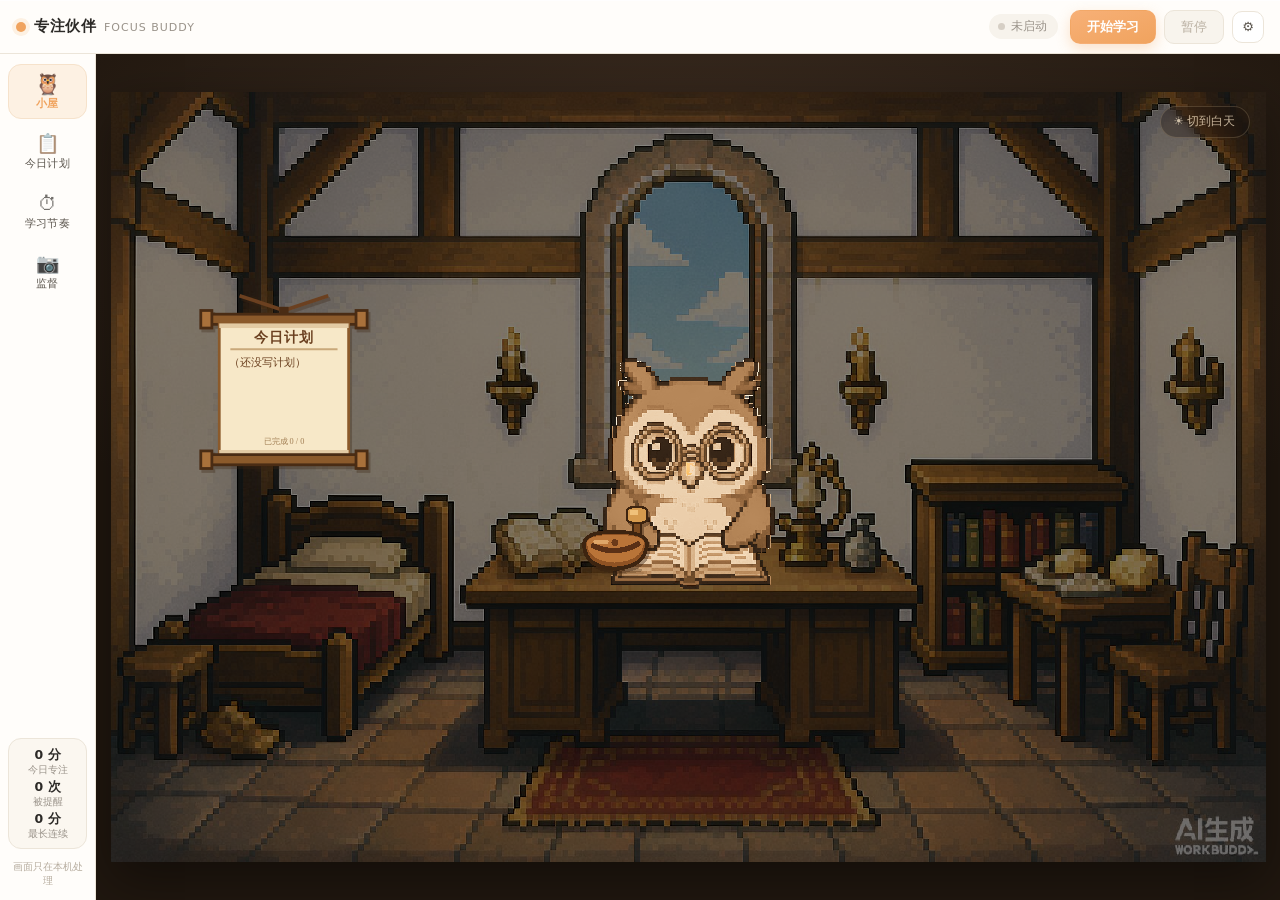
<file: focus-buddy/index.html>
<!DOCTYPE html>
<html lang="zh-CN">
<head>
<meta charset="utf-8" />
<meta name="viewport" content="width=device-width, initial-scale=1" />
<title>专注伙伴 · Focus Buddy</title>
<link rel="icon" href="data:image/svg+xml,%3Csvg xmlns='http://www.w3.org/2000/svg' viewBox='0 0 32 32'%3E%3Ccircle cx='16' cy='18' r='12' fill='%23f9b878'/%3E%3Cpath d='M6 12l-1-8 8 4zM26 12l1-8-8 4z' fill='%23f9b878'/%3E%3Ccircle cx='11.5' cy='17' r='2' fill='%233d2f28'/%3E%3Ccircle cx='20.5' cy='17' r='2' fill='%233d2f28'/%3E%3Cpath d='M14 22q2 2 4 0' stroke='%23c9705f' stroke-width='1.6' fill='none' stroke-linecap='round'/%3E%3C/svg%3E" />
<link rel="stylesheet" href="styles.css" />
</head>
<body>

<div class="app" id="app">

  <!-- ================= 标题栏 ================= -->
  <header class="titlebar">
    <div class="brand">
      <span class="brand-dot"></span>
      <span class="brand-name">专注伙伴</span>
      <span class="brand-sub">Focus Buddy</span>
    </div>

    <div class="titlebar-right">
      <span class="engine" id="engine"><i></i><span id="engineText">未启动</span></span>
      <button id="btnStart" class="btn primary">开始学习</button>
      <button id="btnPause" class="btn ghost" disabled>暂停</button>
      <button id="btnSettings" class="btn icon" title="设置">⚙</button>
    </div>
  </header>

  <div class="body">

    <!-- ================= 侧边按钮导航 ================= -->
    <nav class="rail" id="rail">
      <button class="rail-btn on" data-view="home">
        <span class="ri">🦉</span><span class="rl">小屋</span>
      </button>
      <button class="rail-btn" data-view="plan">
        <span class="ri">📋</span><span class="rl">今日计划</span>
        <b class="rbadge" id="railPlanBadge" hidden>0</b>
      </button>
      <button class="rail-btn" data-view="rhythm">
        <span class="ri">⏱</span><span class="rl">学习节奏</span>
      </button>
      <button class="rail-btn" data-view="monitor">
        <span class="ri">📷</span><span class="rl">监督</span>
        <b class="rbadge alert" id="railMonitorBadge" hidden>!</b>
      </button>

      <div class="rail-today">
        <div><b id="stFocus">0 分</b><span>今日专注</span></div>
        <div><b id="stKnock">0 下</b><span>被提醒</span></div>
        <div><b id="stStreak">0 分</b><span>最长连续</span></div>
      </div>
      <p class="rail-note">画面只在本机处理</p>
    </nav>

  <main class="main">

    <!-- ================= 小屋（主界面 · 像素风） ================= -->
    <!-- 图层顺序：昼夜背景 → 家具 → 角色 → UI；所有 img 一律最近邻缩放 -->
    <section class="view pixel-view on" data-view="home" id="pixelView" data-day="day" data-mode="STUDY">
      <div class="px-frame" id="pxFrame">

        <!-- 现成的无遮挡版房间背景（矮床 / 矮书柜 / 矮餐桌都画在背景里）。
             昼、夜两层同坐标叠放，夜层用 CSS 冷色滤镜变暗，构图零跳动。 -->
        <img class="px-bg" id="pxDay" src="assets/pixel/scenes/room_clean.png" alt="白天的小屋" decoding="async" />
        <img class="px-bg" id="pxNight" src="assets/pixel/scenes/room_clean.png" alt="夜晚的小屋" decoding="async" />

        <div class="px-furn">
          <img class="px-furn-item" data-spot="bed" src="assets/pixel/furniture/furniture_bed.png" alt="床" decoding="async" />
          <img class="px-furn-item" data-spot="bookshelf" src="assets/pixel/furniture/furniture_bookshelf.png" alt="书柜" decoding="async" />
          <img class="px-furn-item" data-spot="table" src="assets/pixel/furniture/furniture_table_food.png" alt="餐桌" decoding="async" />

          <!-- 墙上的今日计划卷轴：点一下去写计划 -->
          <div class="px-scroll" id="pxScroll" title="点一下去写今日计划" role="button" tabindex="0">
            <svg viewBox="0 0 180 200" aria-hidden="true">
              <path d="M42 4 L90 20 M138 4 L90 20" stroke="#6b4020" stroke-width="4" fill="none" />
              <rect x="85" y="16" width="10" height="9" fill="#4a2c14" />
              <rect x="8" y="24" width="164" height="11" fill="#8b5a2b" stroke="#4a2c14" stroke-width="3" />
              <rect x="0" y="20" width="12" height="19" fill="#a9713b" stroke="#4a2c14" stroke-width="3" />
              <rect x="168" y="20" width="12" height="19" fill="#a9713b" stroke="#4a2c14" stroke-width="3" />
              <rect x="20" y="34" width="140" height="142" fill="#f7e8c8" stroke="#8b5a2b" stroke-width="3" />
              <rect x="20" y="34" width="140" height="5" fill="#e3cba4" />
              <rect x="20" y="171" width="140" height="5" fill="#e3cba4" />
              <text class="sc-title" x="90" y="54" text-anchor="middle">今日计划</text>
              <path d="M32 62 H148" stroke="#c9a87a" stroke-width="2" />
              <text id="pxScrollRows" class="sc-rows" x="30" y="80"></text>
              <text id="pxScrollMeta" class="sc-meta" x="90" y="164" text-anchor="middle"></text>
              <rect x="8" y="176" width="164" height="11" fill="#8b5a2b" stroke="#4a2c14" stroke-width="3" />
              <rect x="0" y="172" width="12" height="19" fill="#a9713b" stroke="#4a2c14" stroke-width="3" />
              <rect x="168" y="172" width="12" height="19" fill="#a9713b" stroke="#4a2c14" stroke-width="3" />
            </svg>
          </div>

          <div class="px-zones" aria-hidden="true">
            <div class="px-zone" data-zone="bed"></div>
            <div class="px-zone" data-zone="bookshelf"></div>
            <div class="px-zone" data-zone="table"></div>
            <div class="px-zone px-zone-desk" data-zone="desk"></div>
          </div>
        </div>

        <img class="px-owl" id="pxOwl" src="assets/pixel/characters/owl_reading.png" alt="陪学的猫头鹰" decoding="async" />

        <!-- 书桌上的小木鱼：不听话（走神 / 玩手机）就自动敲一下；也可以点它手动敲。
             木鱼在桌面靠前，绘制在角色之上，点击不会触发空白复位。 -->
        <div class="px-muyu" id="pxMuyu" title="不听话就敲我 · 也可以点一下手动敲" role="button" tabindex="0" aria-label="书桌上的木鱼">
          <svg viewBox="0 0 64 58" aria-hidden="true">
            <!-- 木槌：握柄在右下、槌头在左上，敲击时绕握柄底旋转 -->
            <g class="my-mallet">
              <rect x="38" y="16" width="5" height="22" rx="1" fill="#7a4a20" stroke="#3d2410" stroke-width="1.5" />
              <rect x="34" y="10" width="13" height="10" rx="3" fill="#d59a4e" stroke="#3d2410" stroke-width="1.5" />
              <rect x="36" y="12" width="5" height="3" fill="#f0c17a" />
            </g>
            <!-- 木鱼身：深棕外圈 + 暖棕顶 + 开口缝 + 高光 -->
            <path d="M6 34 Q6 49 26 50 Q46 49 47 34 Q47 26 26 26 Q6 26 6 34 Z" fill="#8f5223" stroke="#3d2410" stroke-width="2.5" />
            <path d="M8 33 Q8 45 26 46 Q44 45 45 33 Q45 28 26 28 Q8 28 8 33 Z" fill="#b97438" />
            <path d="M12 35 Q26 42 41 34" fill="none" stroke="#5a3016" stroke-width="3.5" stroke-linecap="round" />
            <rect x="12" y="31" width="10" height="3" rx="1.5" fill="#e6b072" opacity=".85" />
            <circle cx="26" cy="33" r="2.2" fill="#6b3a19" />
            <ellipse cx="26" cy="51" rx="18" ry="2.4" fill="#3d2410" opacity=".26" />
          </svg>
          <span class="px-muyu-count" id="pxMuyuCount"></span>
        </div>

        <div class="px-ui">
          <div class="px-top">
            <div class="px-top-left">
              <div class="px-badge"><i></i><span id="pxBadge">一起学习</span><em id="pxTier"></em></div>
              <div class="px-phase" id="phaseChip"><i></i><span>未开始</span></div>
            </div>
            <div class="px-top-right">
              <div class="px-clock" title="本轮剩余时间">
                <svg viewBox="0 0 120 120" aria-hidden="true">
                  <circle class="px-clock-track" cx="60" cy="60" r="52" />
                  <circle class="px-clock-arc" id="clockArc" cx="60" cy="60" r="52" />
                </svg>
                <div class="px-clock-txt"><b id="clockText">25:00</b><span id="clockSub">专注</span></div>
              </div>
              <div class="px-dayctl">
                <button id="pxDayBtn" class="px-btn" title="切换白天 / 夜晚；右键恢复按时间自动切换">🌙 切到夜晚</button>
                <!-- 保留 DOM 供昼夜逻辑写入，主界面默认隐藏；右键昼夜按钮即可恢复自动 -->
                <button id="pxAutoBtn" class="px-btn ghost on" title="按系统时间自动切换昼夜">自动</button>
                <!-- 测试服专用：?test=1 / ?rest=1 / ?walk=1 / ?debug=1 才显示，
                     一键切换休息态与学习态，方便验收自由走动。正式界面不出现。 -->
                <button id="pxRestBtn" class="px-btn px-test-btn" title="测试用：进入休息态，看猫头鹰自由走动">🛋 进入休息</button>
              </div>
            </div>
          </div>

          <div class="px-line" id="pxLine"></div>

          <div class="px-foot">
            <div class="px-tip" id="stageTip">写个计划，点「开始学习」，我们一起坐在这儿</div>
            <div class="px-footrow">
              <div class="foot-left">
                <b id="footTask">还没写计划</b>
                <span id="footSub">点侧边「今日计划」写一条</span>
              </div>
              <div class="foot-right">
                <span class="foot-chip"><i class="ic">🔔</i><b id="footKnock">0</b> 次提醒</span>
                <span class="foot-chip"><i class="ic">⏱</i><b id="footFocus">0</b> 分专注</span>
              </div>
            </div>
            <div class="px-hint">随时可以拖我 · 放到床 / 书柜 / 餐桌会换动作 · 点我一下会说话</div>
          </div>
        </div>
      </div>
    </section>

    <!-- ================= 今日计划（夹板） ================= -->
    <section class="view" data-view="plan">
      <div class="page plan-page">
        <div class="clipboard">
          <div class="clip" aria-hidden="true"><i></i></div>

          <div class="paper">
            <div class="paper-head">
              <div>
                <h2 class="paper-title">今日计划</h2>
                <p class="paper-date"><b id="paperDate">— 月 — 日</b><span id="paperWeek">星期—</span></p>
              </div>
              <div class="plan-badge"><b id="planProgress">0 / 0</b><span>已完成</span></div>
            </div>

            <form class="plan-add big" id="planForm">
              <input id="planInput" type="text" maxlength="34" placeholder="写一条今天要做的事…" autocomplete="off" />
              <button type="submit">写下</button>
            </form>

            <ul class="plan-list big" id="planList"></ul>

            <p class="page-note">点文字 = 设为「正在做」 · 方框 = 完成 · ✕ = 擦掉</p>
          </div>
        </div>
      </div>
    </section>

    <!-- ================= 学习节奏 ================= -->
    <section class="view" data-view="rhythm">
      <div class="page">
        <div class="page-head">
          <div>
            <h2>学习节奏</h2>
            <p class="page-sub">学一段、歇一段，自动循环。到点它会喊你。</p>
          </div>
          <span class="pill ghost" id="cyclePill">第 1 轮</span>
        </div>

        <div class="rhythm-grid">
          <div class="rhythm-card">
            <h4>一次学多久</h4>
            <div class="big-seg" id="segStudy">
              <button data-v="15">15<em>分</em></button>
              <button data-v="25" class="on">25<em>分</em></button>
              <button data-v="45">45<em>分</em></button>
              <button data-v="60">60<em>分</em></button>
            </div>
            <p class="hint">新手从 25 分钟起，坐得住再往上加。</p>
          </div>

          <div class="rhythm-card">
            <h4>休息多久</h4>
            <div class="big-seg" id="segBreak">
              <button data-v="5" class="on">5<em>分</em></button>
              <button data-v="10">10<em>分</em></button>
              <button data-v="15">15<em>分</em></button>
            </div>
            <p class="hint">休息时它下桌走动，你可以把它拖到房间任何角落。</p>
          </div>

          <div class="rhythm-card wide amb-card">
            <h4>背景音 <em class="amb-from">呼嚕角落 · 环境音</em></h4>
            <div class="amb-row">
              <div class="amb-seg" id="ambSeg">
                <button data-amb="off" class="on">关</button>
                <button data-amb="rain">🌧 雨</button>
                <button data-amb="birds">🐦 鸟鸣</button>
                <button data-amb="leaves">🍃 树叶</button>
                <button data-amb="crickets">🦗 虫鸣</button>
              </div>
              <label class="amb-vol">
                <span>音量</span>
                <input type="range" id="ambVol" min="0" max="100" step="1" value="35" />
              </label>
            </div>
            <p class="hint">开了就循环播放，学习时当背景白噪音；关掉完全不出声。</p>
          </div>
        </div>

        <div class="rhythm-now">
          <div class="rn-top">
            <b id="countdown">25:00</b>
            <span id="phaseLabel">还没开始</span>
          </div>
          <p class="rn-task" id="rnTask">还没写计划</p>
          <div class="progress-thin"><div id="phaseBar"></div></div>
          <div class="rn-actions">
            <button class="btn primary" id="btnStart2">开始学习</button>
            <button class="btn ghost" id="btnPause2" disabled>暂停</button>
          </div>
        </div>
      </div>
    </section>

    <!-- ================= 监督 ================= -->
    <section class="view" data-view="monitor">
      <div class="page">
        <div class="page-head">
          <div>
            <h2>监督</h2>
            <p class="page-sub">摄像头画面只在这台电脑上计算，不上传、不保存。</p>
          </div>
          <div class="mini-badges">
            <i id="dotFace" title="人脸"></i>
            <i id="dotGaze" title="视线"></i>
            <i id="dotPhone" title="手机"></i>
          </div>
        </div>

        <div class="monitor-grid">
          <div class="mini-cam big" id="miniCam">
            <video id="video" playsinline muted autoplay></video>
            <canvas id="overlay"></canvas>
            <div class="mini-cam-mask" id="camMask"><span>摄像头还没开<br />点右上角「开始学习」</span></div>
            <div class="mini-cam-loading" id="camLoading" hidden>
              <span class="spinner"></span>
              <em id="camLoadingText">加载模型…</em>
            </div>
          </div>

          <div class="monitor-side">
            <div class="mon-card">
              <div class="mon-row"><span>实时状态</span><b id="camState">未开启</b></div>
              <div class="mon-row"><span>手机分</span><b id="camPhone">–</b></div>
              <div class="mon-row"><span>AI 复核</span><b id="camAI">–</b></div>
              <div class="mon-row"><span>YOLO 检测</span><b id="camYolo">–</b></div>
              <p class="hint">三个小圆点：脸在不在 / 视线偏不偏 / 有没有手机。只有「手机在手上」和「人不在」会敲木鱼。</p>
              <p class="hint">手机分是模型给「画面里有手机」的打分，≥0.38 才算看到。整帧认不出时会自动把画面中下部放大再认一次，读数后标「裁剪」就是这个来源。</p>
              <p class="hint">YOLO 检测是开源 YOLO11n 模型（离线跑在本机）。整帧不确定时会裁手部区域放大再认一次，读数后标「裁剪放大」。这路最擅长找出小目标手机。</p>
            </div>

            <div class="mon-card">
              <h4>提醒音色</h4>
              <div class="voice-row">
                <select id="selVoiceMonitor" aria-label="提醒音色"></select>
                <button class="btn ghost" id="btnVoiceTestMonitor" type="button">试听</button>
              </div>
              <p class="hint">云扬（沉稳男声）/ 云夏（可爱童声）/ 云希（阳光男声）三套离线配音，固定台词不用联网；在这里换音色即时生效，设置里也同步。</p>
            </div>

            <div class="mon-card">
              <h4>校准姿势</h4>
              <p class="hint">第一次用先校准：坐正 → 低头 → 转头，各 3 秒。之后判断才准。</p>
              <button class="btn ghost full" id="btnCal">校准姿势</button>
            </div>

            <div class="mon-card">
              <h4>没摄像头也能看效果</h4>
              <div class="demo-row">
                <button class="chip" data-demo="focus">演示·认真</button>
                <button class="chip" data-demo="phone">演示·玩手机</button>
                <button class="chip" data-demo="away">演示·离开</button>
              </div>
            </div>
          </div>
        </div>
        <p class="page-note">三盏灯：绿 = 正常 · 黄 = 有点偏 · 红 = 已经在敲木鱼了</p>
      </div>
    </section>
  </main>
  </div>
</div>

<!-- ================= 设置 ================= -->
<div class="modal" id="settingsModal" hidden>
  <div class="modal-box">
    <div class="modal-head">
      <h3>设置</h3>
      <button class="btn icon ghost" id="btnCloseSettings">✕</button>
    </div>

    <div class="field">
      <label>严格程度</label>
      <div class="seg" id="segSens">
        <button data-v="low">宽松</button>
        <button data-v="mid" class="on">标准</button>
        <button data-v="high">严格</button>
      </div>
      <p class="hint">严格：判定更快、缓冲更短；宽松：给足 5 秒缓冲。影响离开座位与手机判定的宽限。</p>
    </div>

    <div class="field">
      <label>提醒方式</label>
      <div class="seg" id="segRemind">
        <button data-v="bubble">只看字（静音）</button>
        <button data-v="voice" class="on">气泡+语音</button>
        <button data-v="knock">音效+语音</button>
      </div>
    </div>

    <div class="field">
      <label>提醒语音</label>
      <div class="voice-row">
        <select id="selVoice"></select>
        <button class="btn ghost" id="btnVoiceTest" type="button">试听</button>
      </div>
      <p class="hint tight">
        三套离线配音可选：「云扬」沉稳男声、「云夏」可爱童声、「云希」阳光男声，固定台词都是预生成 MP3，播放不联网。
        选中即记住，可点「试听」；监督页的「提醒音色」与这里实时同步。
      </p>
    </div>

    <div class="field row">
      <label>启用手机检测</label>
      <input type="checkbox" id="chkPhone" checked />
    </div>
    <p class="hint tight">真正会敲木鱼的只有「手机在手上」和「人离开座位」。</p>

    <div class="field row">
      <label>低头 / 转头也算走神</label>
      <input type="checkbox" id="chkPosture" />
    </div>
    <p class="hint tight">默认关闭。低头可能是在看书、写字，光看脸正不正判断不了，不该被敲。开启后更严格，但会误判。</p>

    <div class="field row">
      <label>AI 复核手机（联网）</label>
      <input type="checkbox" id="chkAI" checked />
    </div>
    <p class="hint tight">本地模型分不清「拿在手里看」和「平放在桌上」。开启后只在本地像是看到手机时抽一帧上云复核，会消耗积分；断网时自动跳过，不影响本地检测。</p>

    <div class="field row">
      <label>YOLO 增强检测（离线）</label>
      <input type="checkbox" id="chkYolo" checked />
    </div>
    <p class="hint tight">开源 YOLO11n 模型，权重存在本地，完全离线、不花积分。比原来的轻量模型更容易认出小目标手机，整帧看不清时会裁手部区域放大再认一次。</p>

    <div class="field row">
      <label>休息时也监督</label>
      <input type="checkbox" id="chkBreak" />
    </div>

    <div class="modal-foot">
      <button class="btn ghost" id="btnResetCal">重置校准</button>
      <button class="btn ghost" id="btnClearSave">清除存档</button>
      <button class="btn primary" id="btnSaveSettings">保存</button>
    </div>
  </div>
</div>

<!-- ================= 会话存档恢复 ================= -->
<div class="modal" id="restoreModal" hidden>
  <div class="modal-box restore-box">
    <div class="restore-emoji">📌</div>
    <h3>找到上次没学完的进度</h3>
    <p class="restore-lead">上次离开时这一轮还没结束，要接着来吗？</p>
    <div class="restore-grid">
      <div class="restore-cell"><span>轮次</span><b id="rstCycle">第 1 轮</b></div>
      <div class="restore-cell"><span>阶段</span><b id="rstPhase">专注中</b></div>
      <div class="restore-cell"><span>剩余</span><b id="rstRemain">25:00</b></div>
    </div>
    <p class="restore-task" id="rstTask"></p>
    <p class="restore-ago" id="rstAgo"></p>
    <p class="hint tight">点「接着学」会重新打开摄像头，并从上面的轮次和剩余时间继续；计划和时间设置都还在。</p>
    <div class="modal-foot">
      <button class="btn ghost" id="btnRestoreDiscard">从头开始</button>
      <button class="btn primary" id="btnRestoreGo">接着学</button>
    </div>
  </div>
</div>

<!-- ================= 校准 ================= -->
<div class="modal" id="calModal" hidden>
  <div class="modal-box cal-box">
    <h3>10 秒校准</h3>
    <p class="cal-tip" id="calTip">先正常坐好，看着屏幕，别动。</p>
    <div class="cal-avatar" id="calAvatar">🧑‍💻</div>
    <div class="cal-progress"><div id="calProgress"></div></div>
    <div class="cal-steps" id="calSteps">
      <span class="cal-step on">1 坐正</span>
      <span class="cal-step">2 低头</span>
      <span class="cal-step">3 转头</span>
    </div>
    <p class="hint center">这一步是记住你「正常姿势」的基准，之后判断才准。</p>
    <button class="btn ghost full" id="btnSkipCal">跳过校准</button>
  </div>
</div>

<script src="assets/vendor/tf.min.js"></script>
<script src="assets/vendor/coco-ssd.min.js"></script>
<script type="module" src="js/app.js"></script>
</body>
</html>
</file>
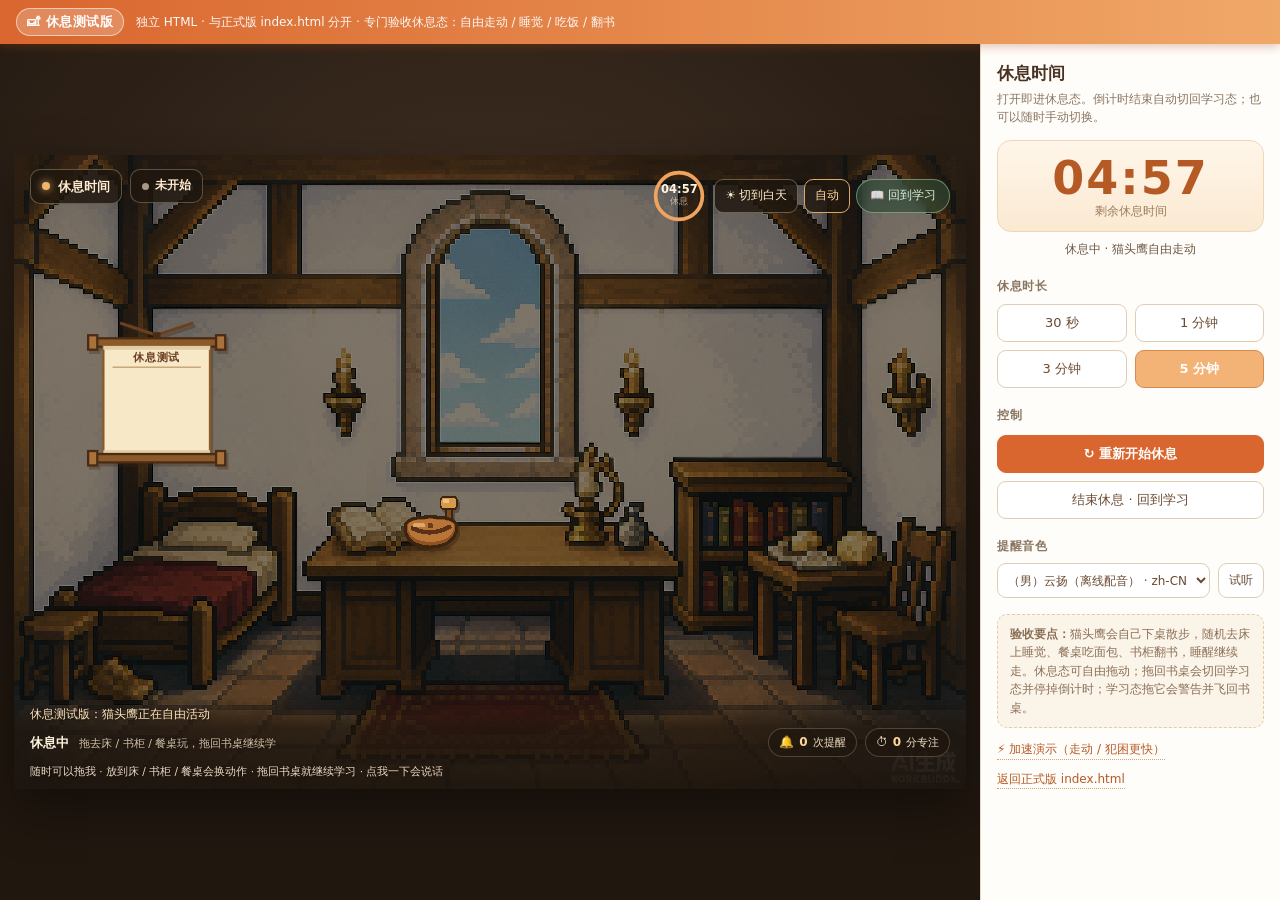
<file: focus-buddy/rest-test.html>
<!DOCTYPE html>
<html lang="zh-CN">
<head>
<meta charset="utf-8" />
<meta name="viewport" content="width=device-width, initial-scale=1" />
<title>专注伙伴 · 休息测试版（独立）</title>
<link rel="icon" href="data:image/svg+xml,%3Csvg xmlns='http://www.w3.org/2000/svg' viewBox='0 0 32 32'%3E%3Crect width='32' height='32' rx='7' fill='%23e07a3f'/%3E%3Ctext x='16' y='23' font-size='19' text-anchor='middle' fill='white'%3E%E2%9C%95%3C/text%3E%3C/svg%3E" />
<link rel="stylesheet" href="styles.css" />
<style>
  /* ===== 休息测试版专属：和正式版一眼区分 ===== */
  html.rest-test, body.rest-test { height: 100%; overflow: hidden; }
  body.rest-test { display: flex; flex-direction: column; }

  .test-banner {
    flex: 0 0 auto;
    height: 44px;
    display: flex;
    align-items: center;
    gap: 12px;
    padding: 0 16px;
    background: linear-gradient(90deg, #d9662e, #f0a868);
    color: #fff;
    box-shadow: 0 2px 10px rgba(160, 70, 20, .35);
    z-index: 70;
  }
  .test-banner .tag {
    font-weight: 800;
    letter-spacing: .5px;
    padding: 3px 10px;
    border-radius: 999px;
    background: rgba(255, 255, 255, .22);
    border: 1px solid rgba(255, 255, 255, .55);
    white-space: nowrap;
  }
  .test-banner .sub { font-size: 12px; opacity: .95; }

  .test-body { flex: 1 1 auto; display: flex; min-height: 0; }
  .rest-test-app { flex: 1 1 auto; min-width: 0; height: 100%; }

  .rest-panel {
    flex: 0 0 300px;
    height: 100%;
    overflow-y: auto;
    padding: 16px 16px 22px;
    background: #fffdfa;
    border-left: 1px solid #e4d9c8;
    box-shadow: -4px 0 18px rgba(60, 40, 20, .08);
    box-sizing: border-box;
  }
  .rest-panel h2 { margin: 0 0 4px; font-size: 17px; color: #4a3323; }
  .rest-panel .pdesc { margin: 0 0 14px; font-size: 12px; color: #8a7560; line-height: 1.5; }

  .rest-clock {
    text-align: center;
    padding: 14px 0 10px;
    border-radius: 14px;
    background: linear-gradient(180deg, #fff6e9, #fbe9d2);
    border: 1px solid #f0d6b4;
  }
  .rest-clock b {
    display: block;
    font-size: 46px;
    line-height: 1;
    letter-spacing: 2px;
    color: #b55a24;
    font-variant-numeric: tabular-nums;
  }
  .rest-clock span { font-size: 12px; color: #9a7b5c; }
  .rest-state {
    margin-top: 8px;
    text-align: center;
    font-size: 12px;
    color: #6d5844;
    min-height: 18px;
  }

  .rest-panel h3 {
    margin: 18px 0 8px;
    font-size: 12px;
    color: #8a7560;
    font-weight: 700;
    letter-spacing: .5px;
  }
  .rest-presets { display: grid; grid-template-columns: 1fr 1fr; gap: 8px; }
  .rest-presets button, .rest-actions button {
    font: inherit;
    cursor: pointer;
    border-radius: 9px;
    border: 1px solid #e0cdb6;
    background: #fff;
    color: #6b4a32;
    padding: 8px 6px;
    transition: .16s;
  }
  .rest-presets button:hover, .rest-actions button:hover { border-color: #d98a4f; color: #b55a24; }
  .rest-presets button.on { background: #f3b276; border-color: #d98a4f; color: #fff; font-weight: 700; }
  .rest-actions { display: flex; flex-direction: column; gap: 8px; margin-top: 10px; }
  .rest-actions button.primary { background: #d9662e; border-color: #d9662e; color: #fff; font-weight: 700; }
  .rest-actions button.primary:hover { background: #c2561f; color: #fff; }

  .rest-voice { display: flex; gap: 8px; }
  .rest-voice select {
    flex: 1; min-width: 0;
    font: inherit; font-size: 12px;
    padding: 7px 6px;
    border-radius: 9px;
    border: 1px solid #e0cdb6;
    background: #fff;
    color: #6b4a32;
  }
  .rest-voice button {
    font: inherit; font-size: 12px; cursor: pointer;
    border-radius: 9px; border: 1px solid #e0cdb6;
    background: #fff; color: #6b4a32; padding: 7px 10px;
  }

  .rest-tip {
    margin-top: 16px;
    padding: 10px 12px;
    border-radius: 10px;
    background: #fbf4e9;
    border: 1px dashed #e6cba6;
    font-size: 11.5px;
    color: #8a6f55;
    line-height: 1.6;
  }
  .rest-links { margin-top: 12px; display: flex; flex-wrap: wrap; gap: 10px; font-size: 12px; }
  .rest-links a { color: #b55a24; text-decoration: none; border-bottom: 1px dotted #d9a273; }
  .rest-links a:hover { color: #8d4318; }

  @media (max-width: 980px) {
    .test-body { flex-direction: column; }
    .rest-panel { flex: 0 0 auto; height: auto; max-height: 42%; border-left: none; border-top: 1px solid #e4d9c8; }
  }
</style>
</head>
<body class="rest-test">

  <div class="test-banner">
    <span class="tag">🛋 休息测试版</span>
    <span class="sub">独立 HTML · 与正式版 index.html 分开 · 专门验收休息态：自由走动 / 睡觉 / 吃饭 / 翻书</span>
  </div>

  <div class="test-body">

    <div class="app rest-test-app">
      <main class="main">

        <!-- 小屋整段与正式版一致，额外加 show-hud / show-test：显示倒计时与休息切换按钮 -->
        <section class="view pixel-view on show-hud show-test" data-view="home" id="pixelView" data-day="day" data-mode="STUDY">
          <div class="px-frame" id="pxFrame">

            <img class="px-bg" id="pxDay" src="assets/pixel/scenes/room_clean.png" alt="白天的小屋" decoding="async" />
            <img class="px-bg" id="pxNight" src="assets/pixel/scenes/room_clean.png" alt="夜晚的小屋" decoding="async" />

            <div class="px-furn">
              <img class="px-furn-item" data-spot="bed" src="assets/pixel/furniture/furniture_bed.png" alt="床" decoding="async" />
              <img class="px-furn-item" data-spot="bookshelf" src="assets/pixel/furniture/furniture_bookshelf.png" alt="书柜" decoding="async" />
              <img class="px-furn-item" data-spot="table" src="assets/pixel/furniture/furniture_table_food.png" alt="餐桌" decoding="async" />

              <div class="px-scroll" id="pxScroll" title="测试版里卷轴仅作展示" role="button" tabindex="0">
                <svg viewBox="0 0 180 200" aria-hidden="true">
                  <path d="M42 4 L90 20 M138 4 L90 20" stroke="#6b4020" stroke-width="4" fill="none" />
                  <rect x="85" y="16" width="10" height="9" fill="#4a2c14" />
                  <rect x="8" y="24" width="164" height="11" fill="#8b5a2b" stroke="#4a2c14" stroke-width="3" />
                  <rect x="0" y="20" width="12" height="19" fill="#a9713b" stroke="#4a2c14" stroke-width="3" />
                  <rect x="168" y="20" width="12" height="19" fill="#a9713b" stroke="#4a2c14" stroke-width="3" />
                  <rect x="20" y="34" width="140" height="142" fill="#f7e8c8" stroke="#8b5a2b" stroke-width="3" />
                  <rect x="20" y="34" width="140" height="5" fill="#e3cba4" />
                  <rect x="20" y="171" width="140" height="5" fill="#e3cba4" />
                  <text class="sc-title" x="90" y="54" text-anchor="middle">休息测试</text>
                  <path d="M32 62 H148" stroke="#c9a87a" stroke-width="2" />
                  <text id="pxScrollRows" class="sc-rows" x="30" y="80"></text>
                  <text id="pxScrollMeta" class="sc-meta" x="90" y="164" text-anchor="middle"></text>
                  <rect x="8" y="176" width="164" height="11" fill="#8b5a2b" stroke="#4a2c14" stroke-width="3" />
                  <rect x="0" y="172" width="12" height="19" fill="#a9713b" stroke="#4a2c14" stroke-width="3" />
                  <rect x="168" y="172" width="12" height="19" fill="#a9713b" stroke="#4a2c14" stroke-width="3" />
                </svg>
              </div>

              <div class="px-zones" aria-hidden="true">
                <div class="px-zone" data-zone="bed"></div>
                <div class="px-zone" data-zone="bookshelf"></div>
                <div class="px-zone" data-zone="table"></div>
              </div>
            </div>

            <img class="px-owl" id="pxOwl" src="assets/pixel/characters/owl_reading.png" alt="陪学的猫头鹰" decoding="async" />

            <div class="px-muyu" id="pxMuyu" title="点一下手动敲木鱼" role="button" tabindex="0" aria-label="书桌上的木鱼">
              <svg viewBox="0 0 64 58" aria-hidden="true">
                <g class="my-mallet">
                  <rect x="38" y="16" width="5" height="22" rx="1" fill="#7a4a20" stroke="#3d2410" stroke-width="1.5" />
                  <rect x="34" y="10" width="13" height="10" rx="3" fill="#d59a4e" stroke="#3d2410" stroke-width="1.5" />
                  <rect x="36" y="12" width="5" height="3" fill="#f0c17a" />
                </g>
                <path d="M6 34 Q6 49 26 50 Q46 49 47 34 Q47 26 26 26 Q6 26 6 34 Z" fill="#8f5223" stroke="#3d2410" stroke-width="2.5" />
                <path d="M8 33 Q8 45 26 46 Q44 45 45 33 Q45 28 26 28 Q8 28 8 33 Z" fill="#b97438" />
                <path d="M12 35 Q26 42 41 34" fill="none" stroke="#5a3016" stroke-width="3.5" stroke-linecap="round" />
                <rect x="12" y="31" width="10" height="3" rx="1.5" fill="#e6b072" opacity=".85" />
                <circle cx="26" cy="33" r="2.2" fill="#6b3a19" />
                <ellipse cx="26" cy="51" rx="18" ry="2.4" fill="#3d2410" opacity=".26" />
              </svg>
              <span class="px-muyu-count" id="pxMuyuCount"></span>
            </div>

            <div class="px-ui">
              <div class="px-top">
                <div class="px-top-left">
                  <div class="px-badge"><i></i><span id="pxBadge">一起学习</span><em id="pxTier"></em></div>
                  <div class="px-phase" id="phaseChip"><i></i><span>未开始</span></div>
                </div>
                <div class="px-top-right">
                  <div class="px-clock" title="本轮剩余时间">
                    <svg viewBox="0 0 120 120" aria-hidden="true">
                      <circle class="px-clock-track" cx="60" cy="60" r="52" />
                      <circle class="px-clock-arc" id="clockArc" cx="60" cy="60" r="52" />
                    </svg>
                    <div class="px-clock-txt"><b id="clockText">25:00</b><span id="clockSub">专注</span></div>
                  </div>
                  <div class="px-dayctl">
                    <button id="pxDayBtn" class="px-btn" title="切换白天 / 夜晚；右键恢复按时间自动切换">🌙 切到夜晚</button>
                    <button id="pxAutoBtn" class="px-btn ghost on" title="按系统时间自动切换昼夜">自动</button>
                    <button id="pxRestBtn" class="px-btn px-test-btn" title="测试用：进入休息态，看猫头鹰自由走动">🛋 进入休息</button>
                  </div>
                </div>
              </div>

              <div class="px-line" id="pxLine"></div>

              <div class="px-foot">
                <div class="px-tip" id="stageTip">休息测试版：猫头鹰正在自由活动</div>
                <div class="px-footrow">
                  <div class="foot-left">
                    <b id="footTask">休息中</b>
                    <span id="footSub">拖去床 / 书柜 / 餐桌玩，拖回书桌继续学</span>
                  </div>
                  <div class="foot-right">
                    <span class="foot-chip"><i class="ic">🔔</i><b id="footKnock">0</b> 次提醒</span>
                    <span class="foot-chip"><i class="ic">⏱</i><b id="footFocus">0</b> 分专注</span>
                  </div>
                </div>
                <div class="px-hint">随时可以拖我 · 放到床 / 书柜 / 餐桌会换动作 · 拖回书桌就继续学习 · 点我一下会说话</div>
              </div>
            </div>

          </div>
        </section>

      </main>
    </div>

    <!-- ================= 休息控制面板（测试版专属） ================= -->
    <aside class="rest-panel">
      <h2>休息时间</h2>
      <p class="pdesc">打开即进休息态。倒计时结束自动切回学习态；也可以随时手动切换。</p>

      <div class="rest-clock">
        <b id="restClock">05:00</b>
        <span>剩余休息时间</span>
      </div>
      <div class="rest-state" id="restState">休息中 · 猫头鹰自由走动</div>

      <h3>休息时长</h3>
      <div class="rest-presets" id="restPresets">
        <button type="button" data-sec="30">30 秒</button>
        <button type="button" data-sec="60">1 分钟</button>
        <button type="button" data-sec="180">3 分钟</button>
        <button type="button" class="on" data-sec="300">5 分钟</button>
      </div>

      <h3>控制</h3>
      <div class="rest-actions">
        <button type="button" class="primary" id="btnRestart">↻ 重新开始休息</button>
        <button type="button" id="btnEnd">结束休息 · 回到学习</button>
      </div>

      <h3>提醒音色</h3>
      <div class="rest-voice">
        <select id="restVoice" aria-label="提醒音色"></select>
        <button type="button" id="btnVoiceTest">试听</button>
      </div>

      <div class="rest-tip">
        <b>验收要点：</b>猫头鹰会自己下桌散步，随机去床上睡觉、餐桌吃面包、书柜翻书，睡醒继续走。休息态可自由拖动；拖回书桌会切回学习态并停掉倒计时；学习态拖它会警告并飞回书桌。
      </div>
      <div class="rest-links">
        <a href="rest-test.html?walk=1">⚡ 加速演示（走动 / 犯困更快）</a>
        <a href="index.html">返回正式版 index.html</a>
      </div>
    </aside>

  </div>

<script type="module">
  import { PixelScene } from "./js/pixel-scene.js";
  import {
    initVoice, speakText, previewVoice,
    listVoices, labelOf, getSelectedVoice, setSelectedVoice, onVoicesChanged
  } from "./js/voice.js";

  initVoice();

  // 小屋整段照搬正式版，独立运行；带 walk=1 时 pixel-scene 会自动加速走动与犯困
  const scene = new PixelScene(document.getElementById("pixelView")).init();
  if (scene.mode !== "REST") scene.setMode("REST");

  // ---------- 休息倒计时 ----------
  const clockEl = document.getElementById("restClock");
  const stateEl = document.getElementById("restState");
  const presetBtns = [...document.querySelectorAll("#restPresets button")];

  let total = 300;
  let left = total;
  let running = true;
  let timer = null;

  const fmt = (s) => {
    const m = Math.floor(Math.max(0, s) / 60);
    const ss = String(Math.max(0, s) % 60).padStart(2, "0");
    return `${String(m).padStart(2, "0")}:${ss}`;
  };

  function render() {
    clockEl.textContent = fmt(left);
    clockEl.style.color = left <= 10 ? "#c0392b" : "#b55a24";
    stateEl.textContent = running
      ? (scene.mode === "REST" ? "休息中 · 猫头鹰自由走动" : "学习态 · 倒计时仍在跑")
      : "已暂停";
    document.getElementById("clockText").textContent = fmt(left);
    document.getElementById("clockSub").textContent = "休息";
  }

  function tick() {
    clearInterval(timer);
    timer = setInterval(() => {
      if (!running) return;
      left--;
      if (left <= 0) {
        clearInterval(timer);
        left = 0;
        if (scene.mode === "REST") scene.setMode("STUDY");
        speakText("休息结束，我们继续学习");
        stateEl.textContent = "休息结束 · 已回到学习态";
      }
      render();
    }, 1000);
  }

  presetBtns.forEach((btn) => {
    btn.onclick = () => {
      presetBtns.forEach((b) => b.classList.remove("on"));
      btn.classList.add("on");
      total = left = Number(btn.dataset.sec);
      if (scene.mode !== "REST") scene.setMode("REST");
      running = true;
      tick();
      render();
    };
  });

  document.getElementById("btnRestart").onclick = () => {
    left = total;
    if (scene.mode !== "REST") scene.setMode("REST");
    running = true;
    tick();
    render();
  };

  document.getElementById("btnEnd").onclick = () => {
    running = false;
    clearInterval(timer);
    if (scene.mode === "REST") scene.setMode("STUDY");
    render();
    stateEl.textContent = "已手动结束休息 · 学习态";
  };

  // 休息态把猫头鹰拖回书桌 = 结束休息、回到学习（与「结束休息」按钮一致）
  scene.onDeskDrop = () => {
    running = false;
    clearInterval(timer);
    render();
    stateEl.textContent = "已拖回书桌 · 回到学习态";
  };

  // ---------- 音色：三套离线配音都能在这里试听 ----------
  const sel = document.getElementById("restVoice");
  function fillVoices() {
    const cur = getSelectedVoice();
    const vs = listVoices();
    sel.innerHTML = "";
    vs.forEach((v) => sel.add(new Option(labelOf(v), v.voiceURI)));
    sel.value = vs.some((v) => v.voiceURI === cur) ? cur : "";
  }
  sel.onchange = () => { setSelectedVoice(sel.value); previewVoice(sel.value); };
  document.getElementById("btnVoiceTest").onclick = () => previewVoice(sel.value);
  onVoicesChanged(fillVoices);
  fillVoices();

  render();
  tick();
</script>
</body>
</html>
</file>
<file: focus-buddy/styles.css>
/* ==========================================================
   专注伙伴 Focus Buddy — 桌面软件版样式
   ========================================================== */
:root {
  --bg: #f4efe6;
  --panel: #ffffff;
  --ink: #2c2a27;
  --ink-2: #5d574f;
  --muted: #9a938a;
  --line: #ece5d9;
  --line-2: #f4efe6;
  --accent: #f0a35e;
  --accent-2: #f7b077;
  --accent-soft: #fdf1e3;
  --mint: #4ecdc4;
  --ok: #45bd8e;
  --warn: #efb03f;
  --danger: #ef5f5f;
  --radius: 16px;
  --shadow: 0 6px 20px rgba(90, 68, 44, .07);
}

* { box-sizing: border-box; }
[hidden] { display: none !important; }

html, body {
  height: 100%;
  margin: 0;
  overflow: hidden;
}

body {
  background: var(--bg);
  color: var(--ink);
  font-family: "PingFang SC", "Microsoft YaHei", "Hiragino Sans GB", system-ui, -apple-system, "Segoe UI", sans-serif;
  font-size: 13px;
  line-height: 1.55;
  -webkit-font-smoothing: antialiased;
  user-select: none;
}

.app {
  height: 100vh;
  display: flex;
  flex-direction: column;
  background: var(--bg);
}
/* ---------------- 标题栏 ---------------- */
.titlebar {
  flex: 0 0 auto;
  height: 54px;
  display: flex;
  align-items: center;
  gap: 18px;
  padding: 0 16px;
  background: #fffdfa;
  border-bottom: 1px solid var(--line);
  box-shadow: 0 1px 0 rgba(255, 255, 255, .8) inset;
}

.brand { display: flex; align-items: baseline; gap: 8px; }
.brand-dot {
  width: 10px; height: 10px; border-radius: 50%;
  background: var(--accent);
  box-shadow: 0 0 0 4px var(--accent-soft);
  align-self: center;
}
.brand-name { font-size: 15px; font-weight: 700; letter-spacing: .5px; }
.brand-sub { font-size: 11px; color: var(--muted); letter-spacing: 1px; text-transform: uppercase; }

.titlebar-right { margin-left: auto; display: flex; align-items: center; gap: 8px; }

.engine {
  display: inline-flex; align-items: center; gap: 6px;
  font-size: 11.5px; color: var(--muted);
  background: #f7f3ec;
  border-radius: 999px;
  padding: 4px 11px 4px 9px;
  margin-right: 4px;
}
.engine i { width: 7px; height: 7px; border-radius: 50%; background: #d6cfc5; transition: background .3s; }
.engine.ok i { background: var(--ok); box-shadow: 0 0 0 3px rgba(69, 189, 142, .16); }
.engine.busy i { background: var(--warn); animation: pulse 1.1s infinite; }
.engine.err i { background: var(--danger); }
@keyframes pulse { 0%, 100% { opacity: 1 } 50% { opacity: .3 } }

/* ---------------- 按钮 ---------------- */
.btn {
  border: 1px solid transparent;
  border-radius: 10px;
  padding: 7px 16px;
  font-family: inherit;
  font-size: 13px;
  cursor: pointer;
  transition: transform .12s, box-shadow .2s, background .2s;
  white-space: nowrap;
}
.btn:active { transform: translateY(1px); }
.btn:disabled { opacity: .42; cursor: not-allowed; }

.btn.primary {
  background: linear-gradient(160deg, var(--accent-2), var(--accent));
  color: #fff; font-weight: 600;
  box-shadow: 0 5px 14px rgba(240, 163, 94, .3);
}
.btn.ghost { background: #fff; border-color: var(--line); color: var(--ink-2); }
.btn.ghost:hover:not(:disabled) { background: #faf7f2; }
.btn.icon {
  width: 32px; height: 32px; padding: 0;
  display: grid; place-items: center;
  background: #fff; border-color: var(--line); color: var(--ink-2);
}
.btn.full { width: 100%; }

/* ---------------- 主体 ---------------- */
.body { flex: 1 1 auto; display: flex; min-height: 0; }

/* ================= 侧边按钮导航 ================= */
.rail {
  flex: 0 0 96px;
  width: 96px;
  background: #fffdfa;
  border-right: 1px solid var(--line);
  padding: 10px 8px 12px;
  display: flex;
  flex-direction: column;
  gap: 5px;
}

.rail-btn {
  position: relative;
  border: 1px solid transparent;
  background: transparent;
  border-radius: 13px;
  padding: 9px 4px 7px;
  cursor: pointer;
  font-family: inherit;
  color: var(--ink-2);
  display: flex; flex-direction: column; align-items: center; gap: 3px;
  transition: background .16s, color .16s, border-color .16s;
}
.rail-btn .ri { font-size: 19px; line-height: 1; filter: grayscale(.45) opacity(.85); transition: filter .2s, transform .2s; }
.rail-btn .rl { font-size: 11px; letter-spacing: .3px; }
.rail-btn:hover { background: #faf6ef; }
.rail-btn.on {
  background: var(--accent-soft);
  border-color: #f6e2cb;
  color: var(--accent);
  font-weight: 600;
}
.rail-btn.on .ri { filter: none; transform: scale(1.08); }

.rail-btn .rbadge {
  position: absolute; top: 5px; right: 11px;
  min-width: 16px; height: 16px; padding: 0 4px;
  border-radius: 999px;
  background: var(--accent); color: #fff;
  font-size: 10px; font-weight: 700;
  display: grid; place-items: center;
  box-shadow: 0 0 0 2px #fffdfa;
}
.rail-btn .rbadge.alert { background: var(--danger); animation: pulse 1.1s infinite; }

.rail-today {
  margin-top: auto;
  display: flex; flex-direction: column; gap: 2px;
  background: #fbf7f0;
  border: 1px solid var(--line);
  border-radius: 13px;
  padding: 8px 4px;
}
.rail-today div { display: flex; flex-direction: column; align-items: center; line-height: 1.35; }
.rail-today b { font-size: 12.5px; color: var(--ink); font-variant-numeric: tabular-nums; }
.rail-today span { font-size: 9.5px; color: var(--muted); }

.rail-note { font-size: 9.5px; color: #b6ac9e; text-align: center; margin: 6px 0 0; line-height: 1.45; }

.panel {
  background: var(--panel);
  border: 1px solid var(--line);
  border-radius: 14px;
  padding: 12px;
  box-shadow: 0 1px 2px rgba(90, 68, 44, .03);
}

.panel-head {
  display: flex; align-items: center; justify-content: space-between;
  margin-bottom: 9px;
}
.panel-head h3 {
  margin: 0; font-size: 12.5px; font-weight: 700;
  color: var(--ink-2); letter-spacing: .6px;
}
.pill {
  font-size: 11px; color: var(--accent);
  background: var(--accent-soft);
  border-radius: 999px; padding: 2px 8px;
  font-variant-numeric: tabular-nums;
}
.pill.ghost { background: #f5f1e9; color: var(--muted); }

.hint { font-size: 11px; color: var(--muted); margin: 8px 0 0; line-height: 1.6; }
.hint.center { text-align: center; }
.hint.tight { margin: -9px 0 15px; }

/* --- 计划表 --- */
.plan-add { display: flex; gap: 6px; margin-bottom: 9px; }
.plan-add input {
  flex: 1; min-width: 0;
  border: 1px solid var(--line);
  background: #fbf8f3;
  border-radius: 9px;
  padding: 7px 10px;
  font-family: inherit; font-size: 12.5px; color: var(--ink);
  outline: none;
  transition: border-color .18s, background .18s;
}
.plan-add input::placeholder { color: #b9b0a4; }
.plan-add input:focus { border-color: var(--accent-2); background: #fff; }
.plan-add button {
  width: 32px; border: none; border-radius: 9px;
  background: var(--accent); color: #fff;
  font-size: 17px; line-height: 1; cursor: pointer;
  transition: filter .18s;
}
.plan-add button:hover { filter: brightness(1.05); }

.plan-list { list-style: none; margin: 0; padding: 0; max-height: 188px; overflow-y: auto; }
.plan-list::-webkit-scrollbar { width: 6px; }
.plan-list::-webkit-scrollbar-thumb { background: #eae1d2; border-radius: 3px; }

.plan-item {
  display: flex; align-items: center; gap: 7px;
  padding: 5px 7px;
  border-radius: 8px;
  cursor: pointer;
  transition: background .16s;
  position: relative;
}
.plan-item:hover { background: #faf6ef; }
.plan-item.current { background: var(--accent-soft); }
.plan-item.current .p-text { color: var(--ink); font-weight: 600; }
.plan-item .p-check {
  flex: 0 0 auto;
  width: 16px; height: 16px;
  border-radius: 5px; border: 1.6px solid #ddd3c4;
  background: #fff; cursor: pointer;
  display: grid; place-items: center;
  padding: 0;
  transition: all .16s;
}
.plan-item .p-check::after {
  content: ""; width: 8px; height: 4px;
  border-left: 2px solid #fff; border-bottom: 2px solid #fff;
  transform: rotate(-45deg) translate(1px, -1px); opacity: 0;
}
.plan-item.done .p-check { background: var(--ok); border-color: var(--ok); }
.plan-item.done .p-check::after { opacity: 1; }
.plan-item .p-text {
  flex: 1; min-width: 0;
  font-size: 12.5px; color: var(--ink-2);
  overflow: hidden; text-overflow: ellipsis; white-space: nowrap;
}
.plan-item.done .p-text { color: #b7aea2; text-decoration: line-through; }
.plan-item .p-del {
  flex: 0 0 auto;
  border: none; background: transparent;
  color: #c9bfb2; font-size: 13px;
  cursor: pointer; padding: 0 2px;
  opacity: 0; transition: opacity .16s, color .16s;
}
.plan-item:hover .p-del { opacity: 1; }
.plan-item .p-del:hover { color: var(--danger); }

.plan-empty {
  font-size: 12px; color: #b9b0a4;
  text-align: center; padding: 12px 0;
}

/* --- 节奏 --- */
.field-line { display: flex; align-items: center; gap: 8px; margin-bottom: 7px; }
.field-line label { width: 30px; font-size: 12px; color: var(--muted); }
.field-line .unit { font-size: 11px; color: var(--muted); }

.seg {
  display: flex; gap: 3px; flex: 1;
  background: #f6f1e9;
  padding: 3px;
  border-radius: 9px;
}
.seg button {
  flex: 1;
  border: none; background: transparent;
  font-family: inherit; font-size: 12px;
  color: var(--ink-2);
  padding: 4px 2px;
  border-radius: 7px;
  cursor: pointer;
  transition: all .16s;
}
.seg button.on {
  background: #fff; color: var(--ink); font-weight: 600;
  box-shadow: 0 1px 4px rgba(90, 68, 44, .12);
}
.seg.sm button { font-size: 11.5px; }

.countdown-line {
  display: flex; align-items: baseline; justify-content: space-between;
  margin-top: 10px; padding-top: 9px;
  border-top: 1px dashed var(--line);
}
.countdown-line span { font-size: 11.5px; color: var(--muted); }
.countdown-line b {
  font-size: 20px; font-variant-numeric: tabular-nums;
  font-family: ui-monospace, Menlo, Consolas, monospace;
  color: var(--ink); letter-spacing: .5px;
}
.progress-thin { height: 5px; border-radius: 999px; background: #f1ebe1; overflow: hidden; margin-top: 5px; }
.progress-thin div { height: 100%; width: 0%; background: var(--accent); border-radius: 999px; transition: width .4s linear; }

/* --- 摄像头 --- */
.mini-badges { display: flex; gap: 5px; }
.mini-badges i { width: 7px; height: 7px; border-radius: 50%; background: #ddd5c8; transition: background .3s; }
.mini-badges i.ok { background: var(--mint); }
.mini-badges i.warn { background: var(--warn); }
.mini-badges i.bad { background: var(--danger); }

.mini-cam {
  position: relative;
  width: 100%;
  aspect-ratio: 16 / 10;
  border-radius: 10px;
  overflow: hidden;
  background: #2a2d31;
}
.mini-cam video {
  position: absolute; inset: 0;
  width: 100%; height: 100%;
  object-fit: cover;
  transform: scaleX(-1);
  opacity: 0;
  transition: opacity .3s;
}
.mini-cam video.live { opacity: 1; }
.mini-cam canvas {
  position: absolute; inset: 0;
  width: 100%; height: 100%;
  transform: scaleX(-1);
  pointer-events: none;
}
.mini-cam-mask {
  position: absolute; inset: 0;
  display: grid; place-items: center;
  background: #f3ede3;
  color: #b3a898;
  font-size: 11.5px;
  transition: opacity .3s, visibility .3s;
}
.mini-cam-mask.hide { opacity: 0; visibility: hidden; }
.mini-cam-loading {
  position: absolute; inset: 0;
  display: flex; align-items: center; justify-content: center; gap: 8px;
  background: rgba(30, 33, 37, .72);
  color: #fff; font-size: 11px;
  padding: 0 10px; text-align: center;
}
.mini-cam-loading em { font-style: normal; }
.spinner {
  width: 14px; height: 14px; flex: 0 0 auto;
  border: 2px solid rgba(255, 255, 255, .28);
  border-top-color: #fff; border-radius: 50%;
  animation: spin .9s linear infinite;
}
@keyframes spin { to { transform: rotate(360deg) } }

.cam-foot {
  display: flex; align-items: center; justify-content: space-between;
  margin-top: 8px; font-size: 11.5px; color: var(--muted);
}
.link {
  border: none; background: transparent;
  color: var(--accent); font-family: inherit; font-size: 11.5px;
  cursor: pointer; padding: 0;
}
.link:hover { text-decoration: underline; }

.demo-row { display: flex; gap: 5px; margin-top: 8px; }
.chip {
  flex: 1;
  border: 1px solid var(--line);
  background: #fbf8f3;
  color: var(--ink-2);
  font-family: inherit; font-size: 10.5px;
  padding: 4px 2px;
  border-radius: 7px;
  cursor: pointer;
  transition: all .16s;
}
.chip:hover { background: #fff; border-color: var(--accent-2); color: var(--accent); }
.chip.on { background: var(--accent-soft); border-color: var(--accent-2); color: var(--accent); font-weight: 600; }

/* --- 今日 --- */
.today-panel {
  display: grid;
  grid-template-columns: repeat(3, 1fr);
  gap: 2px;
  padding: 9px 8px;
  text-align: center;
}
.stat-line {
  display: flex; flex-direction: column; align-items: center; gap: 1px;
  font-size: 10.5px; color: var(--muted);
  padding: 1px 0;
}
.stat-line b { color: var(--ink); font-size: 13px; font-variant-numeric: tabular-nums; }

.side-note {
  font-size: 10.5px; color: #b6ac9e;
  text-align: center; margin: 2px 0 4px; line-height: 1.5;
}

/* ================= 视图（整页切换，不滚动） ================= */
.main {
  flex: 1 1 auto;
  min-width: 0;
  position: relative;
  overflow: hidden;
}

.view {
  position: absolute;
  inset: 0;
  display: flex;
  flex-direction: column;
  min-height: 0;
  opacity: 0;
  visibility: hidden;
  pointer-events: none;
  transform: translateY(10px);
  transition: opacity .2s ease, transform .26s cubic-bezier(.34, 1.28, .64, 1), visibility .2s;
}
.view.on { opacity: 1; visibility: visible; pointer-events: auto; transform: none; }

/* ================= 弹窗 ================= */
.modal {
  position: fixed; inset: 0;
  background: rgba(40, 34, 28, .36);
  backdrop-filter: blur(3px);
  display: grid; place-items: center;
  z-index: 60;
  padding: 20px;
  animation: fadeIn .18s ease;
}
@keyframes fadeIn { from { opacity: 0 } to { opacity: 1 } }

.modal-box {
  background: #fff;
  border-radius: 18px;
  padding: 20px;
  width: 100%;
  max-width: 400px;
  /* 小窗口 / 笔记本矮屏下面板内容变多时不至于把底部按钮挤到屏幕外 */
  max-height: calc(100vh - 32px);
  overflow-y: auto;
  box-shadow: 0 22px 60px rgba(50, 38, 26, .24);
  animation: popIn .22s cubic-bezier(.34, 1.4, .64, 1);
}
@keyframes popIn { from { transform: scale(.95); opacity: 0 } to { transform: scale(1); opacity: 1 } }

.modal-head { display: flex; justify-content: space-between; align-items: center; margin-bottom: 14px; }
.modal-head h3 { margin: 0; font-size: 15px; }

.field { margin-bottom: 14px; }
.field label { display: block; font-size: 12px; color: var(--ink-2); margin-bottom: 6px; font-weight: 600; }
.field.row { display: flex; justify-content: space-between; align-items: center; }
.field.row label { margin: 0; }

input[type="checkbox"] {
  width: 40px; height: 23px;
  appearance: none; -webkit-appearance: none;
  background: #e6ddd1; border-radius: 999px;
  position: relative; cursor: pointer; transition: background .2s;
}
input[type="checkbox"]::after {
  content: ""; position: absolute; top: 3px; left: 3px;
  width: 17px; height: 17px; border-radius: 50%;
  background: #fff; transition: transform .2s;
  box-shadow: 0 1px 3px rgba(0, 0, 0, .18);
}
input[type="checkbox"]:checked { background: var(--accent); }
input[type="checkbox"]:checked::after { transform: translateX(17px); }

/* 提醒语音：下拉选择 + 试听。列表由 js/voice.js 填，中文语音排在最前 */
.voice-row { display: flex; gap: 8px; align-items: center; }
.voice-row select {
  flex: 1 1 auto; min-width: 0;
  height: 34px; padding: 0 10px;
  border: 1px solid var(--line); border-radius: 10px;
  background: #fffdf9; color: var(--ink);
  font: inherit; font-size: 12.5px;
  text-overflow: ellipsis; cursor: pointer;
}
.voice-row select:focus-visible { outline: 2px solid var(--accent-2); outline-offset: 1px; }
.voice-row .btn { flex: 0 0 auto; height: 34px; padding: 0 14px; font-size: 12.5px; }

.modal-foot { display: flex; gap: 8px; margin-top: 18px; }
.modal-foot .btn { flex: 1; }

/* 会话存档恢复卡片 */
.restore-box { max-width: 380px; text-align: center; }
.restore-emoji { font-size: 34px; line-height: 1; margin-bottom: 6px; }
.restore-box h3 { margin: 0 0 6px; font-size: 16px; color: var(--ink); }
.restore-lead { margin: 0 0 16px; font-size: 12.5px; color: var(--ink-2); }
.restore-grid { display: grid; grid-template-columns: repeat(3, 1fr); gap: 8px; }
.restore-cell {
  background: #fbf6ee; border: 1px solid var(--line); border-radius: 12px;
  padding: 10px 4px; display: flex; flex-direction: column; gap: 4px;
}
.restore-cell span { font-size: 10.5px; color: var(--muted); }
.restore-cell b { font-size: 15px; color: var(--accent); }
.restore-task {
  margin: 14px 0 0; font-size: 12px; color: var(--ink-2);
  background: #f4efe6; border-radius: 10px; padding: 9px 12px;
  overflow-wrap: anywhere;
}
.restore-ago { margin: 8px 0 0; font-size: 11px; color: var(--muted); line-height: 1.5; }
.restore-task:empty { display: none; }

/* 校准 */
.cal-box { max-width: 360px; text-align: center; }
.cal-box h3 { margin: 0 0 4px; font-size: 15px; }
.cal-tip { font-size: 14px; font-weight: 600; color: var(--accent); margin: 4px 0 12px; min-height: 22px; }
.cal-avatar { font-size: 40px; line-height: 1; margin-bottom: 12px; }
.cal-progress { height: 6px; background: #f1ebe1; border-radius: 999px; overflow: hidden; }
.cal-progress div { height: 100%; width: 0%; background: var(--accent); transition: width .1s linear; }
.cal-steps { display: flex; justify-content: center; gap: 6px; margin: 12px 0 8px; }
.cal-step {
  font-size: 11px; color: var(--muted);
  background: #f6f1e9; border-radius: 999px; padding: 3px 9px;
  transition: all .25s;
}
.cal-step.on { background: var(--accent-soft); color: var(--accent); font-weight: 600; }
.cal-step.done { background: #e8f7f2; color: #1e9a90; }

/* ================= 窄屏兜底 ================= */
@media (max-width: 1120px) {
  .brand-sub { display: none; }
  .rail { flex-basis: 84px; width: 84px; }
  .page { padding: 16px 18px 18px; }
}

/* 矮屏（常见笔记本 768/800 高）收紧一点 */
@media (max-height: 840px) {
  .rail-btn { padding: 7px 4px 5px; }
  .rail-btn .ri { font-size: 17px; }
  .rail-note { display: none; }
  .stage { padding-bottom: 2px; }
  .page { padding: 14px 18px 16px; gap: 11px; }
  .rhythm-card { padding: 12px; }
  .stage-foot { height: 36px; }
}

@media (prefers-reduced-motion: reduce) {
  * { animation-duration: .001s !important; transition-duration: .001s !important; }
}

/* 禁用态 */
.chip:disabled { opacity: .4; cursor: not-allowed; }

/* ==========================================================
   整页视图（计划 / 节奏 / 监督）
   ========================================================== */
.page {
  flex: 1 1 auto;
  min-height: 0;
  width: 100%;
  max-width: 1000px;
  margin: 0 auto;
  padding: 20px 26px 22px;
  display: flex;
  flex-direction: column;
  gap: 14px;
  /* 内容超出窗口时能自己滚，不再被 .main 的 overflow:hidden 裁掉 */
  overflow-y: auto;
  overflow-x: hidden;
  overscroll-behavior: contain;
  scrollbar-width: thin;
  scrollbar-color: #e4d9c8 transparent;
}
.page::-webkit-scrollbar { width: 7px; }
.page::-webkit-scrollbar-thumb { background: #e4d9c8; border-radius: 4px; }
.page::-webkit-scrollbar-track { background: transparent; }

.page-head { display: flex; align-items: flex-start; justify-content: space-between; gap: 16px; }
.page-head h2 { margin: 0; font-size: 19px; letter-spacing: .3px; }
.page-sub { margin: 4px 0 0; font-size: 12px; color: var(--muted); max-width: 520px; line-height: 1.6; }

.plan-badge {
  flex: 0 0 auto;
  display: flex; flex-direction: column; align-items: center;
  background: var(--accent-soft);
  border-radius: 13px;
  padding: 6px 14px;
}
.plan-badge b { font-size: 17px; color: var(--accent); font-variant-numeric: tabular-nums; }
.plan-badge span { font-size: 10px; color: var(--accent); opacity: .75; }

/* --- 大计划表 --- */
.plan-add.big { gap: 8px; margin: 0; }
.plan-add.big input { padding: 11px 14px; font-size: 13.5px; border-radius: 12px; }
.plan-add.big button {
  width: auto; padding: 0 20px;
  font-family: inherit; font-size: 13px; font-weight: 600;
  border-radius: 12px;
  white-space: nowrap;
}

.plan-list.big {
  flex: 1 1 auto;
  min-height: 0;
  max-height: none;
  overflow-y: auto;
  padding: 2px 4px 2px 0;
}
.plan-list.big .plan-item {
  background: #fff;
  border: 1px solid var(--line);
  border-radius: 12px;
  padding: 11px 13px;
  margin-bottom: 7px;
  gap: 10px;
}
.plan-list.big .plan-item:hover { background: #fffdf9; border-color: #e9dfd0; }
.plan-list.big .plan-item.current {
  background: var(--accent-soft);
  border-color: #f6e0c6;
  box-shadow: 0 2px 10px rgba(240, 163, 94, .1);
}
.plan-list.big .plan-item .p-check { width: 18px; height: 18px; border-radius: 6px; }
.plan-list.big .plan-item .p-text { font-size: 13.5px; white-space: normal; line-height: 1.45; }
.plan-list.big .plan-item.current .p-text { font-size: 13.5px; }
.plan-list.big .plan-item .p-del { font-size: 14px; opacity: .35; padding: 0 4px; }
.plan-list.big .plan-item:hover .p-del { opacity: 1; }
.plan-list.big .plan-empty { padding: 30px 0; font-size: 12.5px; }

.page-note { margin: 0; font-size: 10.5px; color: #b6ac9e; text-align: center; }

/* --- 节奏 --- */
.rhythm-grid { display: grid; grid-template-columns: 1fr 1fr; gap: 14px; }
.rhythm-card {
  background: #fff;
  border: 1px solid var(--line);
  border-radius: 15px;
  padding: 15px 16px;
}
.rhythm-card h4 { margin: 0 0 11px; font-size: 12.5px; color: var(--ink-2); letter-spacing: .4px; }
.rhythm-card .hint { margin: 10px 0 0; font-size: 10.5px; }

.big-seg { display: flex; gap: 8px; }
.big-seg button {
  flex: 1;
  border: 1px solid var(--line);
  background: #fbf8f3;
  border-radius: 12px;
  padding: 10px 0 8px;
  font-family: inherit;
  font-size: 19px; font-weight: 700; line-height: 1.1;
  color: var(--ink-2);
  cursor: pointer;
  transition: all .16s;
}
.big-seg button em {
  display: block; margin-top: 2px;
  font-style: normal; font-size: 10.5px; font-weight: 500;
  color: var(--muted);
}
.big-seg button:hover { border-color: var(--accent-2); background: #fff; }
.big-seg button.on {
  background: var(--accent-soft);
  border-color: var(--accent-2);
  color: var(--accent);
  box-shadow: 0 3px 10px rgba(240, 163, 94, .14);
}
.big-seg button.on em { color: var(--accent); opacity: .8; }

.rhythm-now {
  background: #fff;
  border: 1px solid var(--line);
  border-radius: 15px;
  padding: 14px 16px 15px;
}
.rn-top { display: flex; align-items: baseline; justify-content: space-between; margin-bottom: 9px; }
.rn-top span { font-size: 12px; color: var(--muted); }
.rn-top b {
  font-family: ui-monospace, Menlo, Consolas, monospace;
  font-size: 28px; letter-spacing: .5px; color: var(--ink);
  font-variant-numeric: tabular-nums;
}
.rn-actions { display: flex; gap: 8px; margin-top: 13px; }
.rn-actions .btn { flex: 1; padding: 10px 16px; font-size: 13px; }

/* --- 监督 --- */
.monitor-grid {
  display: grid;
  grid-template-columns: minmax(0, 1.45fr) minmax(0, 1fr);
  gap: 16px;
  align-items: start;
}
.mini-cam.big { aspect-ratio: 16 / 10; border-radius: 14px; }
.monitor-side { display: flex; flex-direction: column; gap: 11px; }
.mon-card {
  background: #fff;
  border: 1px solid var(--line);
  border-radius: 14px;
  padding: 12px 14px;
}
.mon-card h4 { margin: 0 0 8px; font-size: 12.5px; color: var(--ink-2); }
.mon-card .hint { margin: 8px 0 0; font-size: 10.5px; }
.mon-card .btn.full { margin-top: 10px; padding: 8px 14px; font-size: 12.5px; }
.mon-row {
  display: flex; align-items: center; justify-content: space-between; gap: 10px;
  font-size: 12px; color: var(--muted);
}
.mon-row b { font-size: 12.5px; color: var(--ink); font-weight: 600; }

/* ---- 计划页：清单容器与「正在做」标记 ---- */
.plan-list.big {
  background: #fdfaf5;
  border: 1px solid #f4ecdd;
  border-radius: 15px;
  padding: 10px 10px 10px 10px;
}
.plan-list.big .plan-item { position: relative; padding-left: 15px; }
.plan-list.big .plan-item.current::before {
  content: "";
  position: absolute; left: 4px; top: 10px; bottom: 10px;
  width: 3px; border-radius: 3px;
  background: var(--accent);
}
.plan-list.big .plan-item.current::after {
  content: "正在做";
  position: absolute; right: 36px; top: 50%; transform: translateY(-50%);
  font-size: 10px; color: var(--accent);
  background: #fff; border: 1px solid #f6e0c6;
  border-radius: 999px; padding: 1px 7px;
  pointer-events: none;
}
.plan-list.big .plan-empty { display: grid; place-items: center; height: 100%; min-height: 120px; }

/* ---- 节奏页：倒计时撑满剩余空间 ---- */
.rhythm-now { flex: 1 1 auto; display: flex; flex-direction: column; justify-content: center; }
.rhythm-now .rn-top b { font-size: 40px; }
.rhythm-now .progress-thin { height: 7px; }

/* ---- 监督页：摄像头固定高度，别拉成怪物 ---- */
.mini-cam.big { height: clamp(220px, 50vh, 450px); aspect-ratio: auto; }
.mini-cam.big .mini-cam-mask { display: flex; flex-direction: column; align-items: center; justify-content: center; gap: 8px; line-height: 1.7; text-align: center; }
.mini-cam.big .mini-cam-mask::before {
  content: "📷"; font-size: 26px;
  filter: grayscale(.35); opacity: .7;
}

/* ---- 禁用按钮不要白到看不见 ---- */
.btn.ghost:disabled { background: #f8f4ed; border-color: var(--line); color: #b9afa1; opacity: 1; }

@media (max-height: 840px) {
  .rhythm-now .rn-top b { font-size: 32px; }
  .mini-cam.big { height: clamp(200px, 44vh, 380px); }
  .page-head h2 { font-size: 17px; }
}

/* ---- 节奏页：像个小番茄钟，居中 ---- */
.rhythm-now {
  flex: 1 1 auto;
  display: flex; flex-direction: column;
  align-items: center; justify-content: center;
  gap: 12px;
  text-align: center;
}
.rhythm-now .rn-top {
  display: flex; flex-direction: column; align-items: center; gap: 0;
  margin: 0;
}
.rhythm-now .rn-top b { font-size: 58px; line-height: 1.02; letter-spacing: 1px; }
.rhythm-now .rn-top span { font-size: 12.5px; color: var(--muted); }
.rn-task {
  margin: 2px 0 0;
  font-size: 12.5px; color: var(--ink-2);
  background: var(--accent-soft);
  border-radius: 999px;
  padding: 5px 16px;
  max-width: 90%;
  overflow: hidden; text-overflow: ellipsis; white-space: nowrap;
}
.rhythm-now .progress-thin { width: min(420px, 100%); height: 7px; margin-top: 8px; }
.rhythm-now .rn-actions { width: min(420px, 100%); margin-top: 6px; }

/* ---- 计划清单：内容高度，不要撑成空洞 ---- */
.plan-list.big { flex: 0 1 auto; max-height: 58vh; }

/* ---- 摄像头保持 16:10 ---- */
.mini-cam.big { aspect-ratio: 16 / 10; height: auto; }

@media (max-height: 840px) {
  .rhythm-now .rn-top b { font-size: 40px; }
  .plan-list.big { max-height: 46vh; }
}

/* 监督页底部说明贴底 */
.view[data-view="monitor"] .page-note { margin-top: auto; padding-top: 6px; }

/* 摄像头未开启时给个虚线框，别像块空白 */
.mini-cam-mask { border: 1.5px dashed #e0d5c4; border-radius: inherit; }
/* ==========================================================
   今日计划：一块木质夹板，计划手写在纸上
   ========================================================== */
.plan-page {
  --hand: "Segoe Print", "Bradley Hand", "Kaiti SC", "STKaiti", "KaiTi", "楷体", "PingFang SC", cursive;
  --row: 34px;
  align-items: center;
  justify-content: center;
  gap: 0;
  padding: 20px 22px 22px;
}

.clipboard {
  position: relative;
  flex: 1 1 auto;
  min-height: 0;
  width: min(640px, 100%);
  display: flex;
  padding: 32px 13px 14px;
  border-radius: 20px 20px 15px 15px;
  background: linear-gradient(180deg, #c48e57 0%, #b47c47 32%, #a56e3d 70%, #98622f 100%);
  border: 1px solid #8a5a30;
  box-shadow:
    0 20px 44px rgba(88, 60, 32, .26),
    0 3px 0 rgba(255, 255, 255, .12) inset,
    0 -8px 16px rgba(0, 0, 0, .13) inset;
}

/* 木纹 */
.clipboard::before {
  content: "";
  position: absolute; inset: 0;
  border-radius: inherit;
  background:
    repeating-linear-gradient(93deg, rgba(255, 255, 255, .05) 0 2px, transparent 2px 10px),
    repeating-linear-gradient(88deg, rgba(88, 58, 28, .07) 0 1px, transparent 1px 15px);
  pointer-events: none;
}

/* 上方的金属夹子 */
.clip {
  position: absolute;
  top: -13px; left: 50%;
  transform: translateX(-50%);
  width: 134px; height: 46px;
  border-radius: 13px 13px 9px 9px;
  background: linear-gradient(180deg, #fdfeff 0%, #e6edf0 20%, #c6d0d6 50%, #eef3f5 68%, #a7b2b9 100%);
  box-shadow:
    0 8px 15px rgba(58, 38, 16, .32),
    0 1px 0 rgba(255, 255, 255, .95) inset,
    0 -1px 0 rgba(255, 255, 255, .45) inset;
  z-index: 4;
}
.clip::after {
  content: "";
  position: absolute;
  left: 50%; top: 9px; transform: translateX(-50%);
  width: 62px; height: 10px;
  border-radius: 999px;
  background: linear-gradient(180deg, #79858d, #aab5bc 60%, #6f7b83);
  box-shadow: 0 1px 2px rgba(0, 0, 0, .38) inset;
}
.clip i {
  position: absolute;
  left: 50%; bottom: 9px; transform: translateX(-50%);
  width: 84px; height: 1.5px;
  background: rgba(255, 255, 255, .85);
  border-radius: 2px;
}

/* 纸 */
.paper {
  position: relative;
  flex: 1 1 auto;
  min-height: 0;
  display: flex;
  flex-direction: column;
  gap: 9px;
  padding: 17px 18px 11px 38px;
  border-radius: 3px 5px 5px 3px;
  background-color: #fffdf7;
  background-image:
    linear-gradient(90deg, transparent 24px, #f6c3b6 24px 25.6px, transparent 25.6px),
    repeating-linear-gradient(180deg, rgba(214, 197, 170, .1) 0 1px, transparent 1px 5px);
  box-shadow: 0 7px 16px rgba(70, 45, 20, .2);
  z-index: 1;
}

.paper-head { display: flex; align-items: flex-start; justify-content: space-between; gap: 12px; }

.paper-title {
  isolation: isolate;
  position: relative;
  display: inline-block;
  margin: 0;
  font-family: var(--hand);
  font-size: 24px; font-weight: 700; letter-spacing: 1.5px;
  color: #3d352c;
}
.paper-title::after {
  content: "";
  position: absolute;
  left: -3px; right: -6px; bottom: 2px; height: 8px;
  z-index: -1;
  border-radius: 4px 9px 5px 11px;
  background: linear-gradient(90deg, rgba(240, 163, 94, .42), rgba(240, 163, 94, .1));
  transform: rotate(-.9deg);
}

.paper-date {
  display: flex; align-items: baseline; gap: 8px;
  margin: 3px 0 0;
  font-family: var(--hand);
  font-size: 12.5px; color: #a29585;
}
.paper-date b { font-weight: 600; color: #7e7264; letter-spacing: .6px; }
.paper-date span { font-size: 11.5px; }

/* 进度小贴纸 */
.plan-page .plan-badge {
  flex: 0 0 auto;
  background: #fff7ec;
  border: 1.5px dashed #f0bb8e;
  border-radius: 11px;
  padding: 4px 12px 3px;
  transform: rotate(-3.2deg);
  box-shadow: 0 2px 6px rgba(200, 150, 100, .12);
}
.plan-page .plan-badge b { font-size: 15px; }
.plan-page .plan-badge span { font-size: 9.5px; }

/* 写一条 */
.plan-page .plan-add.big { gap: 8px; margin: 0; }
.plan-page .plan-add.big input {
  background: transparent;
  border: none;
  border-bottom: 1.6px dashed #dae6f1;
  border-radius: 0;
  padding: 6px 2px 7px;
  font-family: var(--hand);
  font-size: 15px; color: #433b32;
}
.plan-page .plan-add.big input::placeholder { color: #c3b8a9; }
.plan-page .plan-add.big input:focus {
  background: rgba(252, 242, 224, .6);
  border-bottom-color: var(--accent-2);
}
.plan-page .plan-add.big button {
  padding: 0 16px;
  border-radius: 10px;
  font-family: var(--hand);
  font-size: 13.5px; font-weight: 700;
  box-shadow: 0 4px 11px rgba(240, 163, 94, .3);
}

/* 清单：写在格线里 */
.plan-page .plan-list.big {
  flex: 1 1 auto;
  min-height: 0;
  max-height: none;
  overflow-y: auto;
  border: none;
  border-radius: 0;
  padding: 0 4px 0 0;
  background-color: transparent;
  /* 格线铺满整张纸：行高与 item 高度同步，文字永远压在线上 */
  background-image: repeating-linear-gradient(
    to bottom,
    transparent 0 calc(var(--row) - 1.4px),
    #dfe9f3 calc(var(--row) - 1.4px) var(--row)
  );
}
.plan-page .plan-list.big::-webkit-scrollbar { width: 5px; }
.plan-page .plan-list.big::-webkit-scrollbar-thumb { background: #ecdfcb; border-radius: 3px; }

.plan-page .plan-list.big .plan-item {
  position: relative;
  display: flex; align-items: center; gap: 9px;
  min-height: var(--row);
  margin: 0;
  padding: 0 26px 0 1px;
  border: none;
  border-radius: 8px;
  background-color: transparent;
}
.plan-page .plan-list.big .plan-item:hover { background-color: rgba(253, 243, 229, .55); }
.plan-page .plan-list.big .plan-item .p-check {
  width: 17px; height: 17px;
  border: 1.7px solid #c4ced7;
  border-radius: 4px;
  background: transparent;
  box-shadow: 1px 1px 0 rgba(0, 0, 0, .05);
}
.plan-page .plan-list.big .plan-item .p-text {
  flex: 1 1 auto;
  padding-right: 2px;
  font-family: var(--hand);
  font-size: 15px; line-height: var(--row);
  color: #4a423a;
  white-space: normal; overflow: visible;
}
.plan-page .plan-list.big .plan-item.done .p-text {
  color: #b6ada1;
  text-decoration: line-through;
  text-decoration-color: rgba(226, 121, 104, .6);
}
.plan-page .plan-list.big .plan-item .p-del {
  position: absolute; right: 2px; top: 50%;
  transform: translateY(-50%);
  opacity: .2;
  font-size: 13px;
}
.plan-page .plan-list.big .plan-item:hover .p-del { opacity: .9; }

/* 正在做：纸上一道暖色高亮 + 手写小标签 */
.plan-page .plan-list.big .plan-item.current {
  background-color: rgba(253, 231, 203, .82);
  background-image: repeating-linear-gradient(
    to bottom,
    transparent 0 calc(var(--row) - 1.4px),
    rgba(203, 216, 230, .85) calc(var(--row) - 1.4px) var(--row)
  );
  border-radius: 8px;
  box-shadow: inset 3px 0 0 var(--accent);
}
.plan-page .plan-list.big .plan-item.current .p-text { padding-right: 62px; }
.plan-page .plan-list.big .plan-item.current::after {
  content: "现在做";
  position: absolute; right: 24px; top: 50%;
  transform: translateY(-50%) rotate(-4deg);
  font-family: var(--hand);
  font-size: 10.5px; color: #d3823f;
  background: #fffaf1;
  border: 1.4px dashed #f3cca6;
  border-radius: 999px;
  padding: 0 8px;
  pointer-events: none;
}

.plan-page .plan-list.big .plan-empty {
  display: block;
  height: auto; min-height: 0;
  padding: 8px 2px;
  text-align: left;
  font-family: var(--hand);
  font-size: 14.5px; color: #bdb2a3;
}

.plan-page .page-note {
  margin-top: 2px;
  font-size: 10.5px;
  color: #bcb0a0;
  text-align: left;
}

@media (max-height: 820px) {
  .plan-page { --row: 30px; padding: 16px 18px; }
  .clipboard { padding-top: 27px; }
  .paper { padding: 13px 15px 9px 34px; gap: 7px; }
  .paper-title { font-size: 20px; }
  .plan-page .plan-add.big input { font-size: 14px; padding: 5px 2px; }
  .plan-page .plan-list.big .plan-item .p-text { font-size: 14px; }
}

/* ==========================================================
   背景音（呼嚕角落环境音）
   ========================================================== */
.rhythm-card.wide { grid-column: 1 / -1; }

.amb-card h4 { display: flex; align-items: baseline; gap: 8px; }
.amb-from {
  font-size: 11px;
  font-style: normal;
  font-weight: 500;
  color: #b9a68f;
  letter-spacing: .2px;
}

.amb-row {
  display: flex;
  align-items: center;
  gap: 16px;
  flex-wrap: wrap;
  margin: 4px 0 2px;
}

.amb-seg {
  display: inline-flex;
  gap: 4px;
  padding: 4px;
  border-radius: 12px;
  background: #fdf4e8;
  border: 1px solid #f0e0cc;
}
.amb-seg button {
  border: none;
  background: transparent;
  border-radius: 9px;
  padding: 7px 12px;
  font-size: 12.5px;
  font-family: inherit;
  color: #8d7a63;
  cursor: pointer;
  transition: background .16s, color .16s, box-shadow .16s;
  white-space: nowrap;
}
.amb-seg button:hover { background: #f8e9d5; color: #6f5c46; }
.amb-seg button.on {
  background: #ffffff;
  color: #d3823f;
  font-weight: 700;
  box-shadow: 0 2px 7px rgba(200, 150, 100, .22);
}

.amb-vol {
  display: inline-flex;
  align-items: center;
  gap: 9px;
  font-size: 12px;
  color: #a8977f;
}
.amb-vol input[type="range"] {
  -webkit-appearance: none;
  appearance: none;
  width: 128px;
  height: 5px;
  border-radius: 3px;
  background: #eddfcb;
  outline: none;
}
.amb-vol input[type="range"]::-webkit-slider-thumb {
  -webkit-appearance: none;
  width: 15px;
  height: 15px;
  border-radius: 50%;
  background: #fff;
  border: 2.5px solid #f0a35e;
  box-shadow: 0 2px 5px rgba(200, 150, 100, .3);
  cursor: pointer;
}


/* ==================================================================
   像素小屋（新增素材视图）
   所有 PNG 一律最近邻缩放；图层：背景 → 家具 → 角色 → UI
   ================================================================== */
.pixel-view {
  align-items: center;
  justify-content: center;
  padding: 14px;
  background: radial-gradient(900px 520px at 50% 18%, #3c2c20, #20170f 82%);
  overflow: hidden;
}

.px-frame {
  position: relative;
  width: min(100%, calc((100dvh - 130px) * 1.5));
  aspect-ratio: 3 / 2;
  overflow: hidden;
  background: #2a1f16;
  box-shadow: 0 18px 48px rgba(0, 0, 0, .42);
  user-select: none;
}

/* 两张背景同机位同坐标叠放，只改 alpha 做 0.5s 交叉淡化 */
.px-bg {
  position: absolute;
  inset: 0;
  width: 100%;
  height: 100%;
  object-fit: fill;
  image-rendering: -moz-crisp-edges;
  image-rendering: pixelated;
  z-index: 1;
  opacity: 0;
  pointer-events: none;
  -webkit-user-drag: none;
}

/* 夜层与昼层是同一张无遮挡背景，只加冷色压暗滤镜：
   不改素材、不移动图层，昼夜切换时家具/窗户/课桌位置完全不动。 */
#pxNight { filter: brightness(.52) saturate(.72) contrast(1.06); }

/* 家具层：背景里已经画好矮床 / 矮书柜 / 餐桌，三张 v4 PNG 平时完全透明，
   只当点击 / 拖拽命中热区，避免叠出两套家具。?furn=1 可单独查看家具层。 */
.px-furn { position: absolute; inset: 0; z-index: 2; pointer-events: none; }
.px-furn-item {
  position: absolute;
  object-fit: contain;
  image-rendering: -moz-crisp-edges;
  image-rendering: pixelated;
  opacity: 0;
  pointer-events: auto;
  cursor: pointer;
  -webkit-user-drag: none;
}
.pixel-view.show-furn .px-furn-item { opacity: 1; }

/* 墙上的今日计划卷轴：像素风硬边，点击进计划页 */
.px-scroll {
  position: absolute; left: 6%; top: 26%; width: 18%; height: 24%;
  z-index: 2; pointer-events: auto; cursor: pointer;
  filter: drop-shadow(2px 3px 0 rgba(60, 36, 18, .32));
  transition: filter .2s ease;
}
.px-scroll:hover { filter: drop-shadow(2px 4px 0 rgba(60, 36, 18, .5)) brightness(1.05); }
.px-scroll svg { display: block; width: 100%; height: 100%; }
.px-scroll text { font-family: "Segoe Print", "Bradley Hand", "Kaiti SC", "STKaiti", "KaiTi", "楷体", "PingFang SC", cursive; }
.px-scroll .sc-title { font-size: 15px; font-weight: 700; fill: #6b4020; letter-spacing: 1px; }
.px-scroll .sc-rows { font-size: 11.5px; fill: #6b4020; }
.px-scroll .sc-rows .done { fill: #a89276; }
.px-scroll .sc-meta { font-size: 9px; fill: #a07d52; }

/* 角色：高 0.30h（v2 起，从 0.235h 放大），脚底 y=0.645h；
   坐标由 JS 落在整数像素上，不用 transform / 不翻转 / 不随精灵改大小 */
.px-owl {
  position: absolute;
  z-index: 3;
  height: 30%;
  width: auto;
  max-width: 62%;
  left: 0;
  bottom: 0;
  image-rendering: -moz-crisp-edges;
  image-rendering: pixelated;
  /* 渲染端零叠加：白边只能来自像素本身，已在加载期用 Canvas 去掉 */
  filter: none;
  box-shadow: none;
  outline: none;
  pointer-events: auto;
  cursor: default;
  touch-action: none;
  -webkit-user-drag: none;
}
.pixel-view[data-mode="REST"] .px-owl { cursor: grab; }
.px-owl.flying { cursor: grabbing; }
/* v10：左右朝向由素材自带的「四相位」方向帧（各 4 张）表达，运行时不做任何镜像/翻转。
   走路时 JS 会按帧写入 inline height（0.30h × 该帧自然高 / 1003），脚底对齐、保留起伏；
   切回站立 / 学习 / 家具动作时清掉 inline height，回到这里的 30% 定高。 */

/* 书桌上的小木鱼：桌面靠前、绘制在角色之上；不听话时由 JS 加 .knock 触发敲击。
   用 SVG 硬边（crispEdges）保持像素风，不用图片，昼夜都清晰。 */
.px-muyu {
  position: absolute;
  left: 44.5%; bottom: 36.5%; width: 8.5%; height: auto;
  z-index: 3; pointer-events: auto; cursor: pointer;
  transform: translateX(-50%);
  filter: drop-shadow(2px 3px 0 rgba(48, 27, 12, .38));
}
.px-muyu svg { display: block; width: 100%; height: auto; shape-rendering: crispEdges; }
.px-muyu:hover { filter: drop-shadow(2px 3px 0 rgba(48, 27, 12, .38)) brightness(1.06); }
/* 木槌绕握柄底（SVG 用户坐标 40,37）旋转 */
.my-mallet { transform-origin: 40px 37px; }
.px-muyu .px-muyu-count {
  position: absolute; left: 50%; top: -4px;
  transform: translate(-50%, 0);
  color: #fff0d2; font: 800 15px/1 system-ui, sans-serif;
  text-shadow: 0 1px 0 #7a3d16, 0 2px 4px rgba(0, 0, 0, .5);
  opacity: 0; pointer-events: none; white-space: nowrap;
}
/* 敲一下：木槌抬起→落下，鱼身压缩回弹，计数上浮淡出 */
.px-muyu.knock .my-mallet { animation: muyu-mallet .38s ease-in-out; }
.px-muyu.knock svg { animation: muyu-squash .38s ease-in-out; }
.px-muyu.knock .px-muyu-count { animation: muyu-pop .95s ease-out; }
@keyframes muyu-mallet {
  0% { transform: rotate(0deg); }
  30% { transform: rotate(-38deg); }
  55% { transform: rotate(6deg); }
  100% { transform: rotate(0deg); }
}
@keyframes muyu-squash {
  0%, 100% { transform: translateY(0) scaleY(1) scaleX(1); }
  55% { transform: translateY(2px) scaleY(.88) scaleX(1.05); }
}
@keyframes muyu-pop {
  0% { opacity: 0; transform: translate(-50%, 0) scale(.7); }
  18% { opacity: 1; transform: translate(-50%, -8px) scale(1.12); }
  100% { opacity: 0; transform: translate(-50%, -40px) scale(1); }
}

/* UI 层（最前） */
.px-ui {
  position: absolute;
  inset: 0;
  z-index: 4;
  pointer-events: none;
  padding: 14px 16px;
  font-family: system-ui, "Microsoft YaHei", sans-serif;
}
.px-top { display: flex; justify-content: space-between; align-items: flex-start; gap: 10px; }
.px-badge {
  display: flex; align-items: center; gap: 8px;
  background: rgba(32, 23, 15, .84);
  border: 1px solid rgba(255, 224, 178, .3);
  border-radius: 10px;
  padding: 7px 11px;
  color: #ffeccf; font-size: 12.5px; font-weight: 600;
}
.px-badge i { width: 8px; height: 8px; border-radius: 50%; background: #f0b46a; box-shadow: 0 0 8px #f0b46a; }
.pixel-view[data-mode="ALERT"] .px-badge i { background: #e8956f; box-shadow: 0 0 8px #e8956f; }
.px-badge em { font-style: normal; font-size: 11px; font-weight: 500; color: #ffcf95; }
.px-badge em:empty { display: none; }

.px-dayctl { display: flex; gap: 6px; pointer-events: auto; }
.px-btn {
  font: inherit; font-size: 11.5px;
  color: #ffeccf; background: rgba(32, 23, 15, .84);
  border: 1px solid rgba(255, 224, 178, .34);
  border-radius: 9px; padding: 7px 10px; cursor: pointer;
}
.px-btn:hover { background: rgba(70, 50, 32, .92); }
.px-btn.ghost { color: #c9b49a; }
.px-btn.ghost.on { color: #ffd79b; border-color: #d9a866; }

.px-line {
  position: absolute; left: 50%; bottom: 9%;
  max-width: 72%; white-space: nowrap;
  transform: translate(-50%, 6px);
  background: rgba(32, 23, 15, .88);
  border: 1px solid rgba(255, 224, 178, .32);
  border-radius: 10px; padding: 8px 14px;
  color: #fff3dd; font-size: 13px;
  opacity: 0; transition: opacity .25s ease, transform .25s ease;
}
.px-line.on { opacity: 1; transform: translate(-50%, 0); }
/* 学习态误拖猫头鹰时的警告气泡：暖橙调，明显但不刺眼，短暂出现 */
.px-line.warn {
  background: rgba(96, 46, 24, .94);
  border-color: rgba(255, 176, 116, .8);
  color: #fff0dc;
  box-shadow: 0 0 12px rgba(232, 149, 111, .35);
}
.px-hint {
  position: absolute; left: 16px; bottom: 10px;
  font-size: 10.5px; color: rgba(255, 236, 207, .6);
}


/* ==================================================================
   像素小屋 = 主界面：HUD / 全状态拖拽
   ================================================================== */
.px-top-left { display: flex; align-items: center; gap: 8px; flex-wrap: wrap; }
.px-top-right { display: flex; align-items: center; gap: 8px; flex-shrink: 0; }

/* 主界面右上角：本轮倒计时圆环（沿用 app.js 的 renderPhaseUi 计算） */
.px-clock { position: relative; width: 54px; height: 54px; flex: 0 0 auto; }
.px-clock svg { width: 100%; height: 100%; transform: rotate(-90deg); }
.px-clock circle { fill: none; stroke-width: 8; }
.px-clock-track { stroke: rgba(255, 224, 178, .16); }
.px-clock-arc { stroke: #f0a35e; stroke-linecap: round; }
.px-clock-txt {
  position: absolute; inset: 0;
  display: flex; flex-direction: column; align-items: center; justify-content: center;
  pointer-events: none;
}
.px-clock-txt b { font-size: 11.5px; color: #fff3dd; line-height: 1.1; font-variant-numeric: tabular-nums; }
.px-clock-txt span { font-size: 8.5px; color: rgba(255, 236, 207, .65); }

.px-phase {
  display: inline-flex; align-items: center; gap: 6px;
  background: rgba(32, 23, 15, .84);
  border: 1px solid rgba(255, 224, 178, .28);
  border-radius: 10px; padding: 7px 11px;
  font-size: 11.5px; font-weight: 600; color: #ffeccf;
}
.px-phase i { width: 7px; height: 7px; border-radius: 50%; background: #a99a86; }
.px-phase.study i { background: #f0b46a; box-shadow: 0 0 7px #f0b46a; }
.px-phase.break i { background: #6fd0c0; box-shadow: 0 0 7px #6fd0c0; }
.px-phase.paused i { background: #d9b06a; }

/* 主界面底部 HUD：当前任务 / 提醒次数 / 专注分钟 / 操作提示 */
.px-foot {
  position: absolute; left: 0; right: 0; bottom: 0;
  padding: 9px 16px 10px;
  background: linear-gradient(180deg, rgba(28, 20, 13, 0), rgba(28, 20, 13, .72) 34%, rgba(28, 20, 13, .9));
}
.px-tip { font-size: 11.5px; color: #ffe6bd; margin-bottom: 5px; text-shadow: 0 1px 3px rgba(20, 12, 6, .8); }
.px-footrow { display: flex; align-items: center; justify-content: space-between; gap: 12px; }
.px-foot .foot-left { display: flex; align-items: baseline; gap: 10px; min-width: 0; pointer-events: auto; cursor: pointer; }
.px-foot .foot-left b {
  font-size: 13px; color: #fff3dd; font-weight: 700;
  max-width: 46%; overflow: hidden; text-overflow: ellipsis; white-space: nowrap;
}
.px-foot .foot-left span { font-size: 11px; color: rgba(255, 236, 207, .8); text-shadow: 0 1px 3px rgba(20, 12, 6, .8); }
.px-foot .foot-right { display: flex; gap: 8px; flex-shrink: 0; }
.px-foot .foot-chip {
  display: inline-flex; align-items: center; gap: 5px;
  background: rgba(32, 23, 15, .7); border: 1px solid rgba(255, 224, 178, .22);
  border-radius: 999px; padding: 4px 10px;
  font-size: 11px; color: #f6e2c5;
}
.px-foot .foot-chip .ic { font-style: normal; font-size: 12px; }
.px-foot .foot-chip b { color: #ffd79b; font-size: 12px; }
.px-foot .px-hint {
  position: static; left: auto; bottom: auto;
  margin-top: 6px; font-size: 10.5px; color: rgba(255, 240, 216, .9);
  text-shadow: 0 1px 3px rgba(20, 12, 6, .85);
}
.px-line { bottom: 20%; }

/* 猫头鹰任何状态都能拖 */
.pixel-view[data-mode] .px-owl { cursor: grab; }
.pixel-view[data-mode] .px-owl.flying { cursor: grabbing; }
/* 虚线提示用独立层，默认不叠家具图片，避免与背景里的家具重影 */
.px-zones { position: absolute; inset: 0; pointer-events: none; }
.px-zone {
  position: absolute;
  border: 2px dashed rgba(255, 214, 150, .75);
  border-radius: 6px;
  background: rgba(255, 214, 150, .04);
  opacity: 0;
  transition: opacity .2s ease, background .2s ease;
}
.px-zone.peek { opacity: .55; }
.px-frame.dragging .px-zone { opacity: .4; }
.px-frame.dragging .px-zone.hot {
  opacity: 1; background: rgba(255, 214, 150, .16);
  border-color: #ffd796;
}
/* 书桌「拖回去学习」热区：青绿色，和家具的暖黄区分开 */
.px-zone-desk { border-color: rgba(120, 214, 190, .85); background: rgba(120, 214, 190, .05); }
.px-frame.dragging .px-zone-desk.hot {
  opacity: 1; background: rgba(120, 214, 190, .2); border-color: #6fd7be;
}

/* ==================================================================
   主界面极简模式：画面里只显示「切换夜晚」这一个按钮
   其余 HUD 的 DOM 仍保留（app.js 会持续写入状态 / 倒计时 / 统计），
   只是不显示，所以计时、提醒、监督逻辑一行都不用改。
   想临时看回完整 HUD：地址加 ?hud=1
   ================================================================== */
.pixel-view:not(.show-hud) .px-top-left,
.pixel-view:not(.show-hud) .px-clock,
.pixel-view:not(.show-hud) .px-dayctl .px-btn.ghost,
.pixel-view:not(.show-hud) .px-foot { display: none !important; }

.pixel-view:not(.show-hud) .px-top { justify-content: flex-end; }

/* 唯一保留的按钮：低调一点，hover 才完全显现 */
.pixel-view:not(.show-hud) #pxDayBtn {
  border-radius: 999px;
  padding: 6px 13px;
  background: rgba(32, 23, 15, .5);
  border-color: rgba(255, 224, 178, .24);
  backdrop-filter: blur(4px);
  opacity: .72;
  transition: opacity .2s ease, background .2s ease;
}
.pixel-view:not(.show-hud) #pxDayBtn:hover {
  opacity: 1;
  background: rgba(32, 23, 15, .9);
}

/* 底部 HUD 收起后，角色台词气泡稍微下移，画面更平衡 */
.pixel-view:not(.show-hud) .px-line { bottom: 13%; }

/* ==================================================================
   测试服按钮：默认一律不显示，正式主界面仍然只有「切换夜晚」一个按钮。
   只有地址带 ?test=1 / ?rest=1 / ?walk=1 / ?debug=1 时才出现，
   与昼夜按钮并排在右上角；休息态下变成绿色「回到学习」。
   ================================================================== */
.px-test-btn { display: none; }
.pixel-view.show-test .px-test-btn {
  display: inline-block;
  border-radius: 999px;
  padding: 6px 13px;
  background: rgba(32, 23, 15, .5);
  border-color: rgba(255, 224, 178, .28);
  backdrop-filter: blur(4px);
  opacity: .78;
  transition: opacity .2s ease, background .2s ease;
}
.pixel-view.show-test .px-test-btn:hover {
  opacity: 1;
  background: rgba(32, 23, 15, .9);
}
.pixel-view.show-test[data-mode="REST"] .px-test-btn {
  background: rgba(46, 74, 54, .72);
  border-color: rgba(178, 232, 186, .5);
  color: #e8ffe9;
  opacity: .92;
}
</file>
